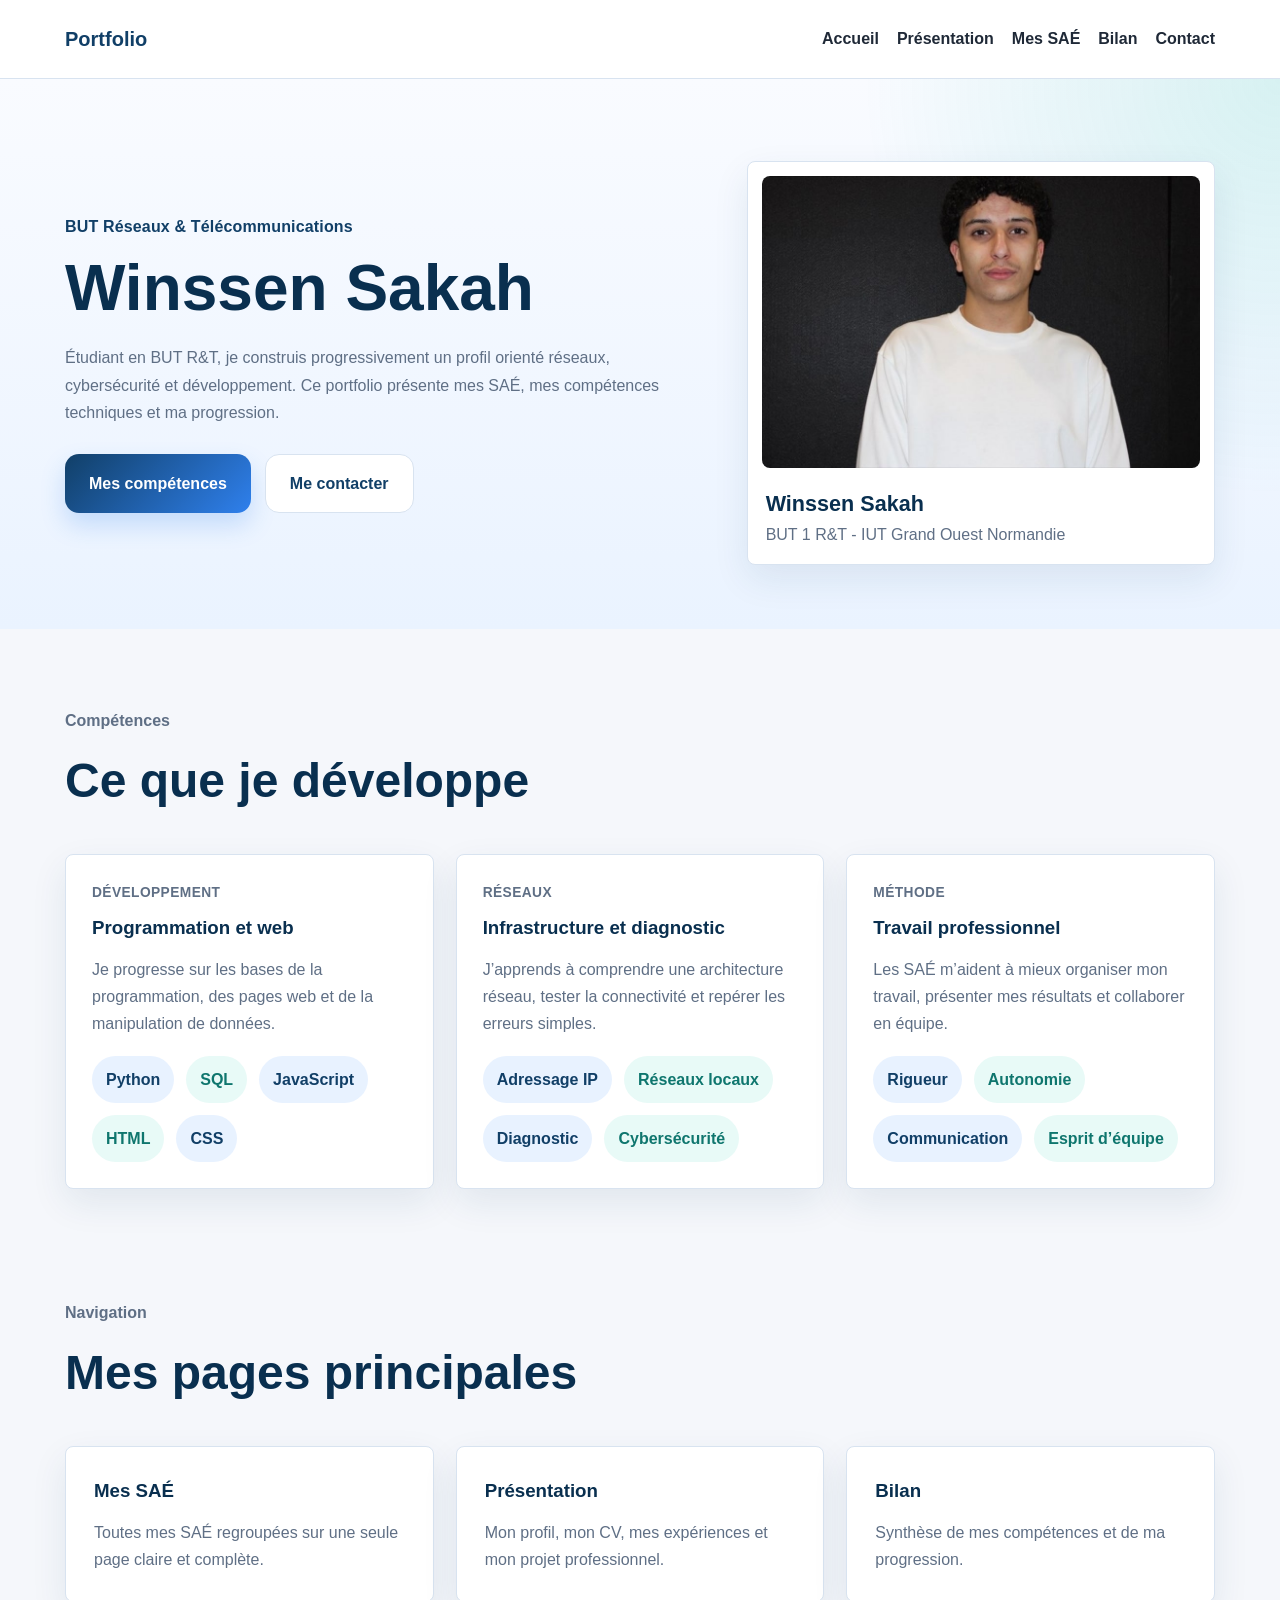
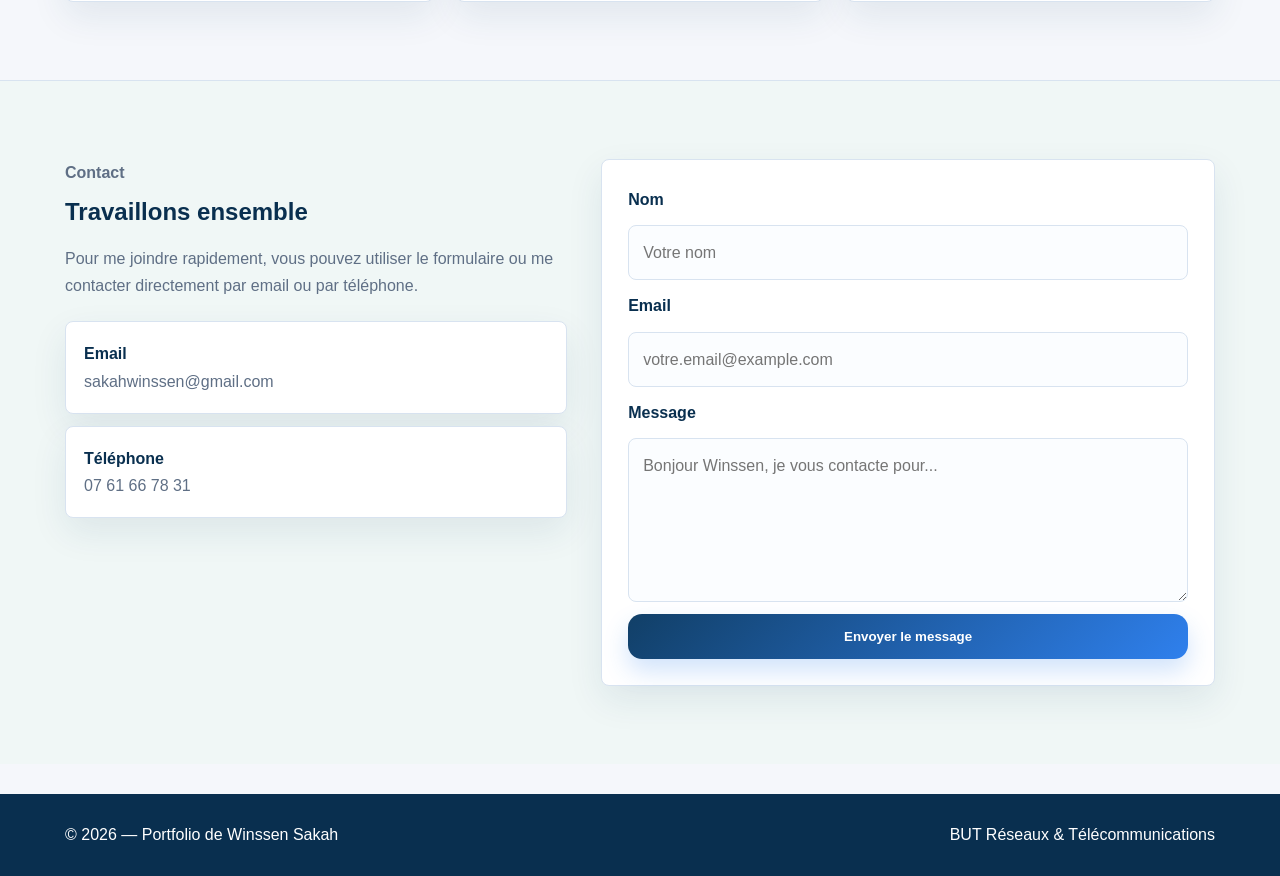
<file: index.html>
<!DOCTYPE html>
<html lang="fr">
<head>
  <meta charset="UTF-8">
  <meta name="viewport" content="width=device-width, initial-scale=1.0">
  <meta name="description" content="Portfolio de SAÉ de Winssen Sakah en BUT Réseaux &amp; Télécommunications">
  <title>Portfolio | Winssen Sakah</title>
  <link rel="stylesheet" href="style.css">
</head>
<body>

<header class="site-header">
  <div class="container nav-wrapper">
    <a href="index.html" class="brand">Portfolio</a>

    <nav class="nav-menu">
      <a href="index.html">Accueil</a>
      <a href="presentation.html">Présentation</a>
      <a href="sae.html">Mes SAÉ</a>
      <a href="bilan.html">Bilan</a>
      <a href="#contact">Contact</a>
    </nav>
  </div>
</header>


<main>
  <section class="hero">
    <div class="container hero-grid">
      <div class="hero-copy">
        <p class="kicker">BUT Réseaux &amp; Télécommunications</p>
        <h1>Winssen Sakah</h1>
        <p class="hero-text">
          Étudiant en BUT R&amp;T, je construis progressivement un profil orienté réseaux, cybersécurité
          et développement. Ce portfolio présente mes SAÉ, mes compétences techniques et ma progression.
        </p>
        <div class="hero-actions">
          <a href="#competences" class="btn btn-primary">Mes compétences</a>
          <a href="#contact" class="btn btn-secondary">Me contacter</a>
        </div>
      </div>

      <figure class="profile-card" aria-label="Photo de profil de Winssen Sakah">
        <img src="assets/photo-winssen.jpg" alt="Portrait de Winssen Sakah" class="profile-photo">
        <figcaption>
          <span class="profile-name">Winssen Sakah</span>
          <span class="profile-role">BUT 1 R&amp;T - IUT Grand Ouest Normandie</span>
        </figcaption>
      </figure>
    </div>
  </section>

  <section class="section compact-section" id="competences">
    <div class="container">
      <div class="section-title">
        <p class="section-subtitle">Compétences</p>
        <h2>Ce que je développe</h2>
      </div>

      <div class="skills-grid">
        <article class="skill-card">
          <p class="skill-eyebrow">Développement</p>
          <h3>Programmation et web</h3>
          <p>
            Je progresse sur les bases de la programmation, des pages web et de la manipulation de données.
          </p>
          <div class="tag-list compact-tags">
            <span>Python</span>
            <span>SQL</span>
            <span>JavaScript</span>
            <span>HTML</span>
            <span>CSS</span>
          </div>
        </article>

        <article class="skill-card">
          <p class="skill-eyebrow">Réseaux</p>
          <h3>Infrastructure et diagnostic</h3>
          <p>
            J’apprends à comprendre une architecture réseau, tester la connectivité et repérer les erreurs simples.
          </p>
          <div class="tag-list compact-tags">
            <span>Adressage IP</span>
            <span>Réseaux locaux</span>
            <span>Diagnostic</span>
            <span>Cybersécurité</span>
          </div>
        </article>

        <article class="skill-card">
          <p class="skill-eyebrow">Méthode</p>
          <h3>Travail professionnel</h3>
          <p>
            Les SAÉ m’aident à mieux organiser mon travail, présenter mes résultats et collaborer en équipe.
          </p>
          <div class="tag-list compact-tags">
            <span>Rigueur</span>
            <span>Autonomie</span>
            <span>Communication</span>
            <span>Esprit d’équipe</span>
          </div>
        </article>
      </div>
    </div>
  </section>

  <section class="section" id="pages">
    <div class="container">
      <div class="section-title">
        <p class="section-subtitle">Navigation</p>
        <h2>Mes pages principales</h2>
      </div>

      <div class="card-grid">
        <a href="sae.html" class="feature-card">
          <h3>Mes SAÉ</h3>
          <p>Toutes mes SAÉ regroupées sur une seule page claire et complète.</p>
        </a>

        <a href="presentation.html" class="feature-card">
          <h3>Présentation</h3>
          <p>Mon profil, mon CV, mes expériences et mon projet professionnel.</p>
        </a>

        <a href="bilan.html" class="feature-card">
          <h3>Bilan</h3>
          <p>Synthèse de mes compétences et de ma progression.</p>
        </a>
      </div>
    </div>
  </section>

  <section class="section contact-section" id="contact">
    <div class="container contact-layout">
      <div>
        <p class="section-subtitle">Contact</p>
        <h2>Travaillons ensemble</h2>
        <p class="contact-text">
          Pour me joindre rapidement, vous pouvez utiliser le formulaire ou me contacter directement par email
          ou par téléphone.
        </p>

        <div class="contact-links">
          <a href="mailto:sakahwinssen@gmail.com">
            <strong>Email</strong>
            <span>sakahwinssen@gmail.com</span>
          </a>
          <a href="tel:+33761667831">
            <strong>Téléphone</strong>
            <span>07 61 66 78 31</span>
          </a>
        </div>
      </div>

      <form class="contact-form" id="contact-form">
        <label for="name">Nom</label>
        <input id="name" name="name" type="text" placeholder="Votre nom">

        <label for="email">Email</label>
        <input id="email" name="email" type="email" placeholder="votre.email@example.com">

        <label for="message">Message</label>
        <textarea id="message" name="message" rows="5" placeholder="Bonjour Winssen, je vous contacte pour..." required></textarea>

        <button type="submit" class="btn btn-primary">Envoyer le message</button>
      </form>
    </div>
  </section>
</main>


<footer class="site-footer">
  <div class="container footer-wrapper">
    <p>© 2026 — Portfolio de Winssen Sakah</p>
    <p>BUT Réseaux &amp; Télécommunications</p>
  </div>
</footer>

<script>
  const contactForm = document.querySelector('#contact-form');

  contactForm.addEventListener('submit', (event) => {
    event.preventDefault();

    const formData = new FormData(contactForm);
    const name = formData.get('name') || 'Contact';
    const email = formData.get('email') || 'Non renseigné';
    const message = formData.get('message') || '';
    const subject = `Message depuis le portfolio - ${name}`;
    const body = `Nom : ${name}\nEmail : ${email}\n\nMessage :\n${message}`;

    window.location.href = `mailto:sakahwinssen@gmail.com?subject=${encodeURIComponent(subject)}&body=${encodeURIComponent(body)}`;
  });
</script>
</body>
</html>
</file>
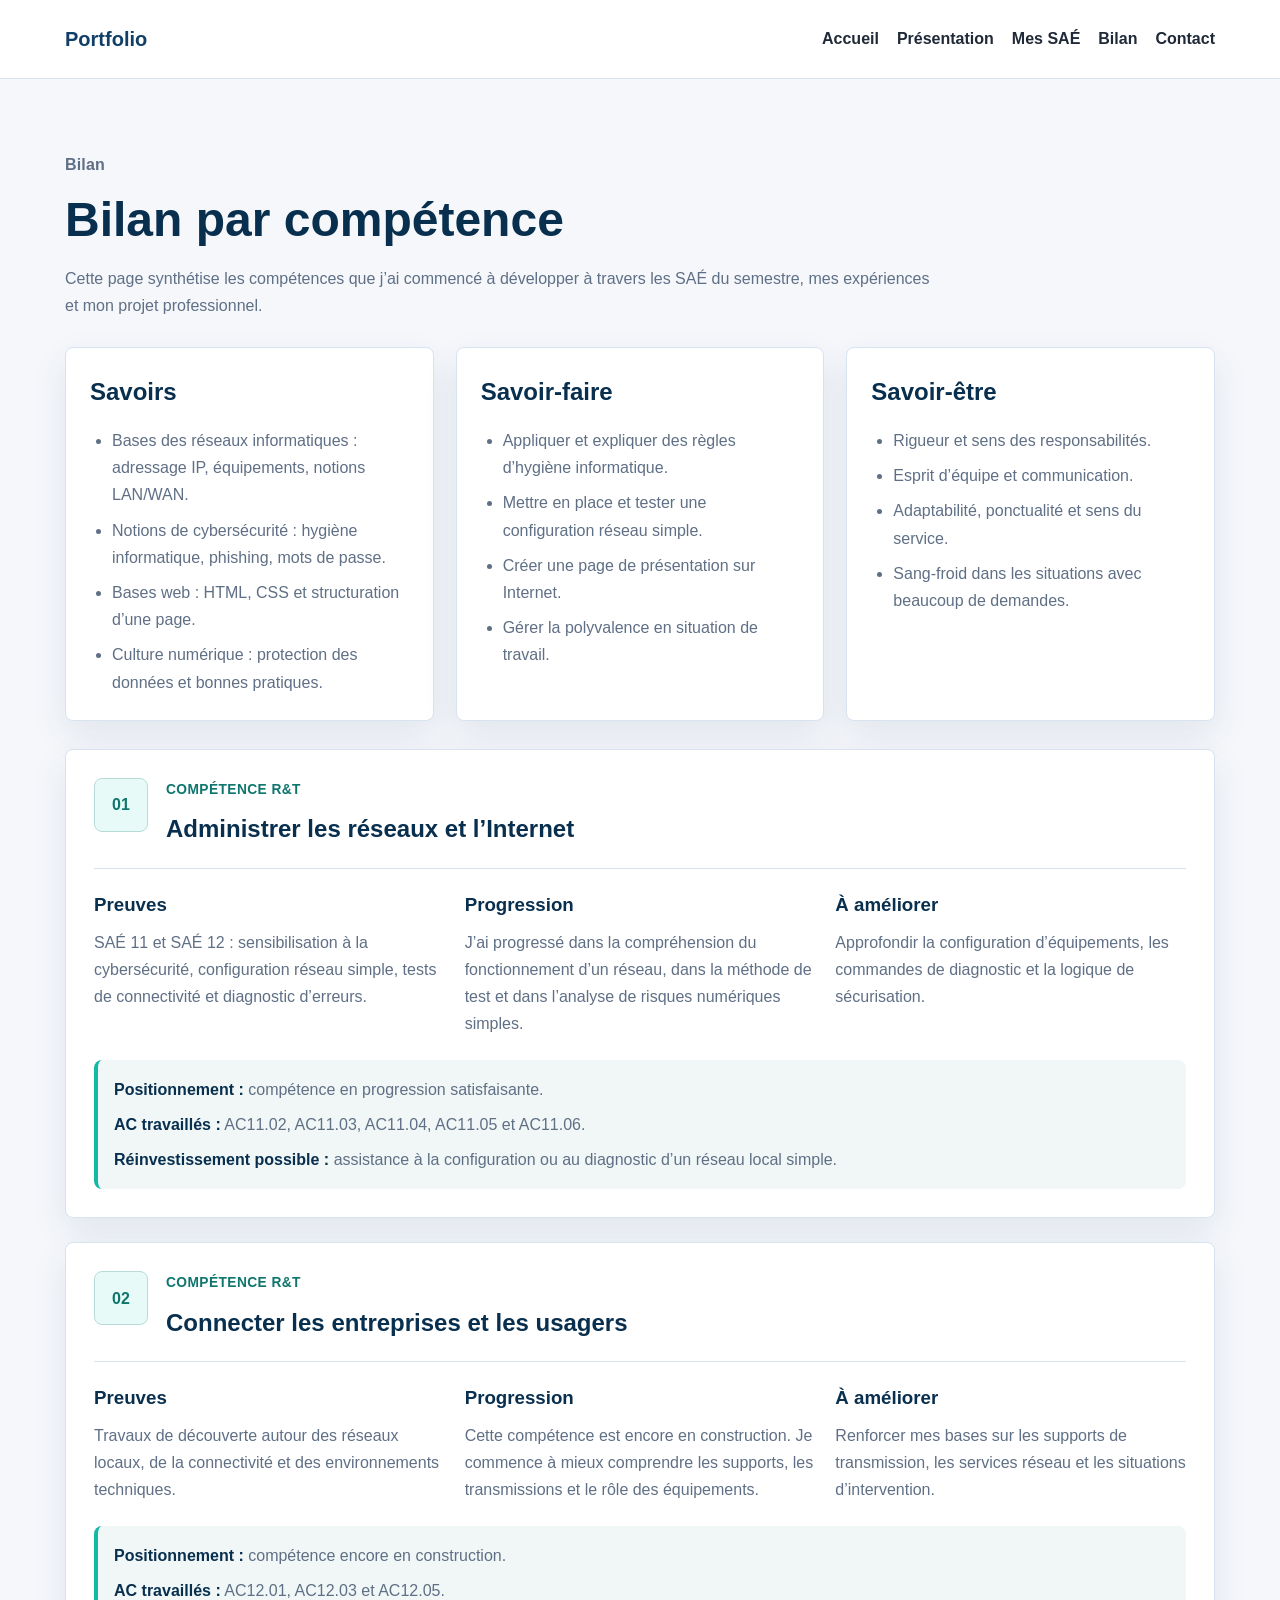
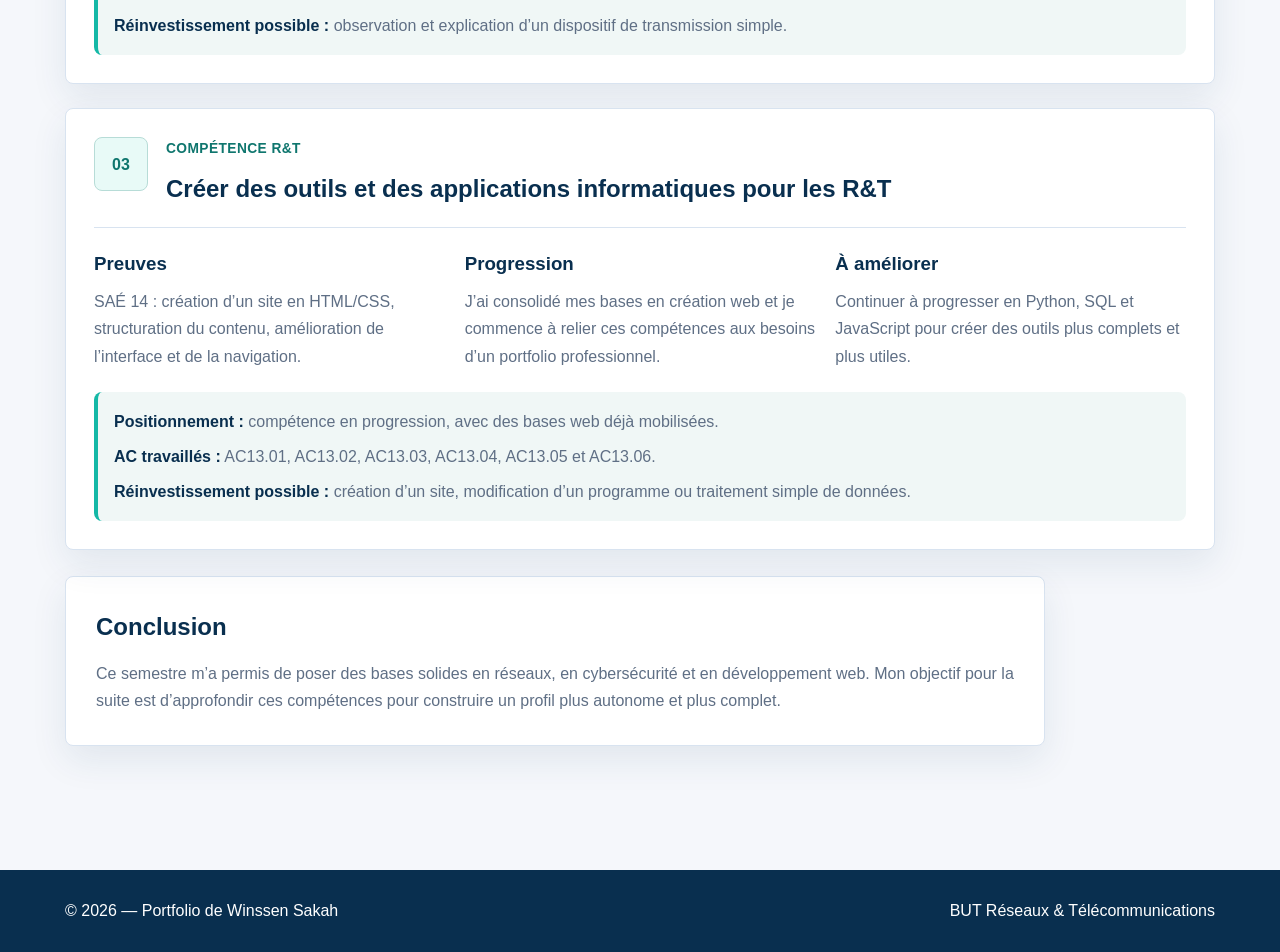
<file: bilan.html>
<!DOCTYPE html>
<html lang="fr">
<head>
  <meta charset="UTF-8">
  <meta name="viewport" content="width=device-width, initial-scale=1.0">
  <meta name="description" content="Bilan par compétence - Portfolio de Winssen Sakah">
  <title>Bilan | Winssen Sakah</title>
  <link rel="stylesheet" href="style.css">
</head>
<body>

<header class="site-header">
  <div class="container nav-wrapper">
    <a href="index.html" class="brand">Portfolio</a>

    <nav class="nav-menu">
      <a href="index.html">Accueil</a>
      <a href="presentation.html">Présentation</a>
      <a href="sae.html">Mes SAÉ</a>
      <a href="bilan.html">Bilan</a>
      <a href="index.html#contact">Contact</a>
    </nav>
  </div>
</header>


<main class="page-main">
  <div class="container">
    <section class="page-intro narrow">
      <p class="kicker">Bilan</p>
      <h1>Bilan par compétence</h1>
      <p>
        Cette page synthétise les compétences que j’ai commencé à développer à travers les SAÉ du semestre,
        mes expériences et mon projet professionnel.
      </p>
    </section>

    <section class="competency-overview">
      <article>
        <h2>Savoirs</h2>
        <ul class="styled-list">
          <li>Bases des réseaux informatiques : adressage IP, équipements, notions LAN/WAN.</li>
          <li>Notions de cybersécurité : hygiène informatique, phishing, mots de passe.</li>
          <li>Bases web : HTML, CSS et structuration d’une page.</li>
          <li>Culture numérique : protection des données et bonnes pratiques.</li>
        </ul>
      </article>

      <article>
        <h2>Savoir-faire</h2>
        <ul class="styled-list">
          <li>Appliquer et expliquer des règles d’hygiène informatique.</li>
          <li>Mettre en place et tester une configuration réseau simple.</li>
          <li>Créer une page de présentation sur Internet.</li>
          <li>Gérer la polyvalence en situation de travail.</li>
        </ul>
      </article>

      <article>
        <h2>Savoir-être</h2>
        <ul class="styled-list">
          <li>Rigueur et sens des responsabilités.</li>
          <li>Esprit d’équipe et communication.</li>
          <li>Adaptabilité, ponctualité et sens du service.</li>
          <li>Sang-froid dans les situations avec beaucoup de demandes.</li>
        </ul>
      </article>
    </section>

    <section class="competency-list">
      <article class="competency-block">
        <div class="competency-header">
          <span class="competency-number">01</span>
          <div>
            <p class="skill-eyebrow">Compétence R&amp;T</p>
            <h2>Administrer les réseaux et l’Internet</h2>
          </div>
        </div>
        <div class="competency-body">
          <div>
            <h3>Preuves</h3>
            <p>
              SAÉ 11 et SAÉ 12 : sensibilisation à la cybersécurité, configuration réseau simple,
              tests de connectivité et diagnostic d’erreurs.
            </p>
          </div>
          <div>
            <h3>Progression</h3>
            <p>
              J’ai progressé dans la compréhension du fonctionnement d’un réseau, dans la méthode de test
              et dans l’analyse de risques numériques simples.
            </p>
          </div>
          <div>
            <h3>À améliorer</h3>
            <p>
              Approfondir la configuration d’équipements, les commandes de diagnostic et la logique de sécurisation.
            </p>
          </div>
        </div>
        <div class="competency-status">
          <p><strong>Positionnement :</strong> compétence en progression satisfaisante.</p>
          <p><strong>AC travaillés :</strong> AC11.02, AC11.03, AC11.04, AC11.05 et AC11.06.</p>
          <p><strong>Réinvestissement possible :</strong> assistance à la configuration ou au diagnostic d’un réseau local simple.</p>
        </div>
      </article>

      <article class="competency-block">
        <div class="competency-header">
          <span class="competency-number">02</span>
          <div>
            <p class="skill-eyebrow">Compétence R&amp;T</p>
            <h2>Connecter les entreprises et les usagers</h2>
          </div>
        </div>
        <div class="competency-body">
          <div>
            <h3>Preuves</h3>
            <p>
              Travaux de découverte autour des réseaux locaux, de la connectivité et des environnements techniques.
            </p>
          </div>
          <div>
            <h3>Progression</h3>
            <p>
              Cette compétence est encore en construction. Je commence à mieux comprendre les supports,
              les transmissions et le rôle des équipements.
            </p>
          </div>
          <div>
            <h3>À améliorer</h3>
            <p>
              Renforcer mes bases sur les supports de transmission, les services réseau et les situations d’intervention.
            </p>
          </div>
        </div>
        <div class="competency-status">
          <p><strong>Positionnement :</strong> compétence encore en construction.</p>
          <p><strong>AC travaillés :</strong> AC12.01, AC12.03 et AC12.05.</p>
          <p><strong>Réinvestissement possible :</strong> observation et explication d’un dispositif de transmission simple.</p>
        </div>
      </article>

      <article class="competency-block">
        <div class="competency-header">
          <span class="competency-number">03</span>
          <div>
            <p class="skill-eyebrow">Compétence R&amp;T</p>
            <h2>Créer des outils et des applications informatiques pour les R&amp;T</h2>
          </div>
        </div>
        <div class="competency-body">
          <div>
            <h3>Preuves</h3>
            <p>
              SAÉ 14 : création d’un site en HTML/CSS, structuration du contenu, amélioration de l’interface
              et de la navigation.
            </p>
          </div>
          <div>
            <h3>Progression</h3>
            <p>
              J’ai consolidé mes bases en création web et je commence à relier ces compétences aux besoins
              d’un portfolio professionnel.
            </p>
          </div>
          <div>
            <h3>À améliorer</h3>
            <p>
              Continuer à progresser en Python, SQL et JavaScript pour créer des outils plus complets et plus utiles.
            </p>
          </div>
        </div>
        <div class="competency-status">
          <p><strong>Positionnement :</strong> compétence en progression, avec des bases web déjà mobilisées.</p>
          <p><strong>AC travaillés :</strong> AC13.01, AC13.02, AC13.03, AC13.04, AC13.05 et AC13.06.</p>
          <p><strong>Réinvestissement possible :</strong> création d’un site, modification d’un programme ou traitement simple de données.</p>
        </div>
      </article>
    </section>

    <section class="content-card wide-card">
      <h2>Conclusion</h2>
      <p>
        Ce semestre m’a permis de poser des bases solides en réseaux, en cybersécurité et en développement web.
        Mon objectif pour la suite est d’approfondir ces compétences pour construire un profil plus autonome et plus complet.
      </p>
    </section>
  </div>
</main>


<footer class="site-footer">
  <div class="container footer-wrapper">
    <p>© 2026 — Portfolio de Winssen Sakah</p>
    <p>BUT Réseaux &amp; Télécommunications</p>
  </div>
</footer>

</body>
</html>
</file>
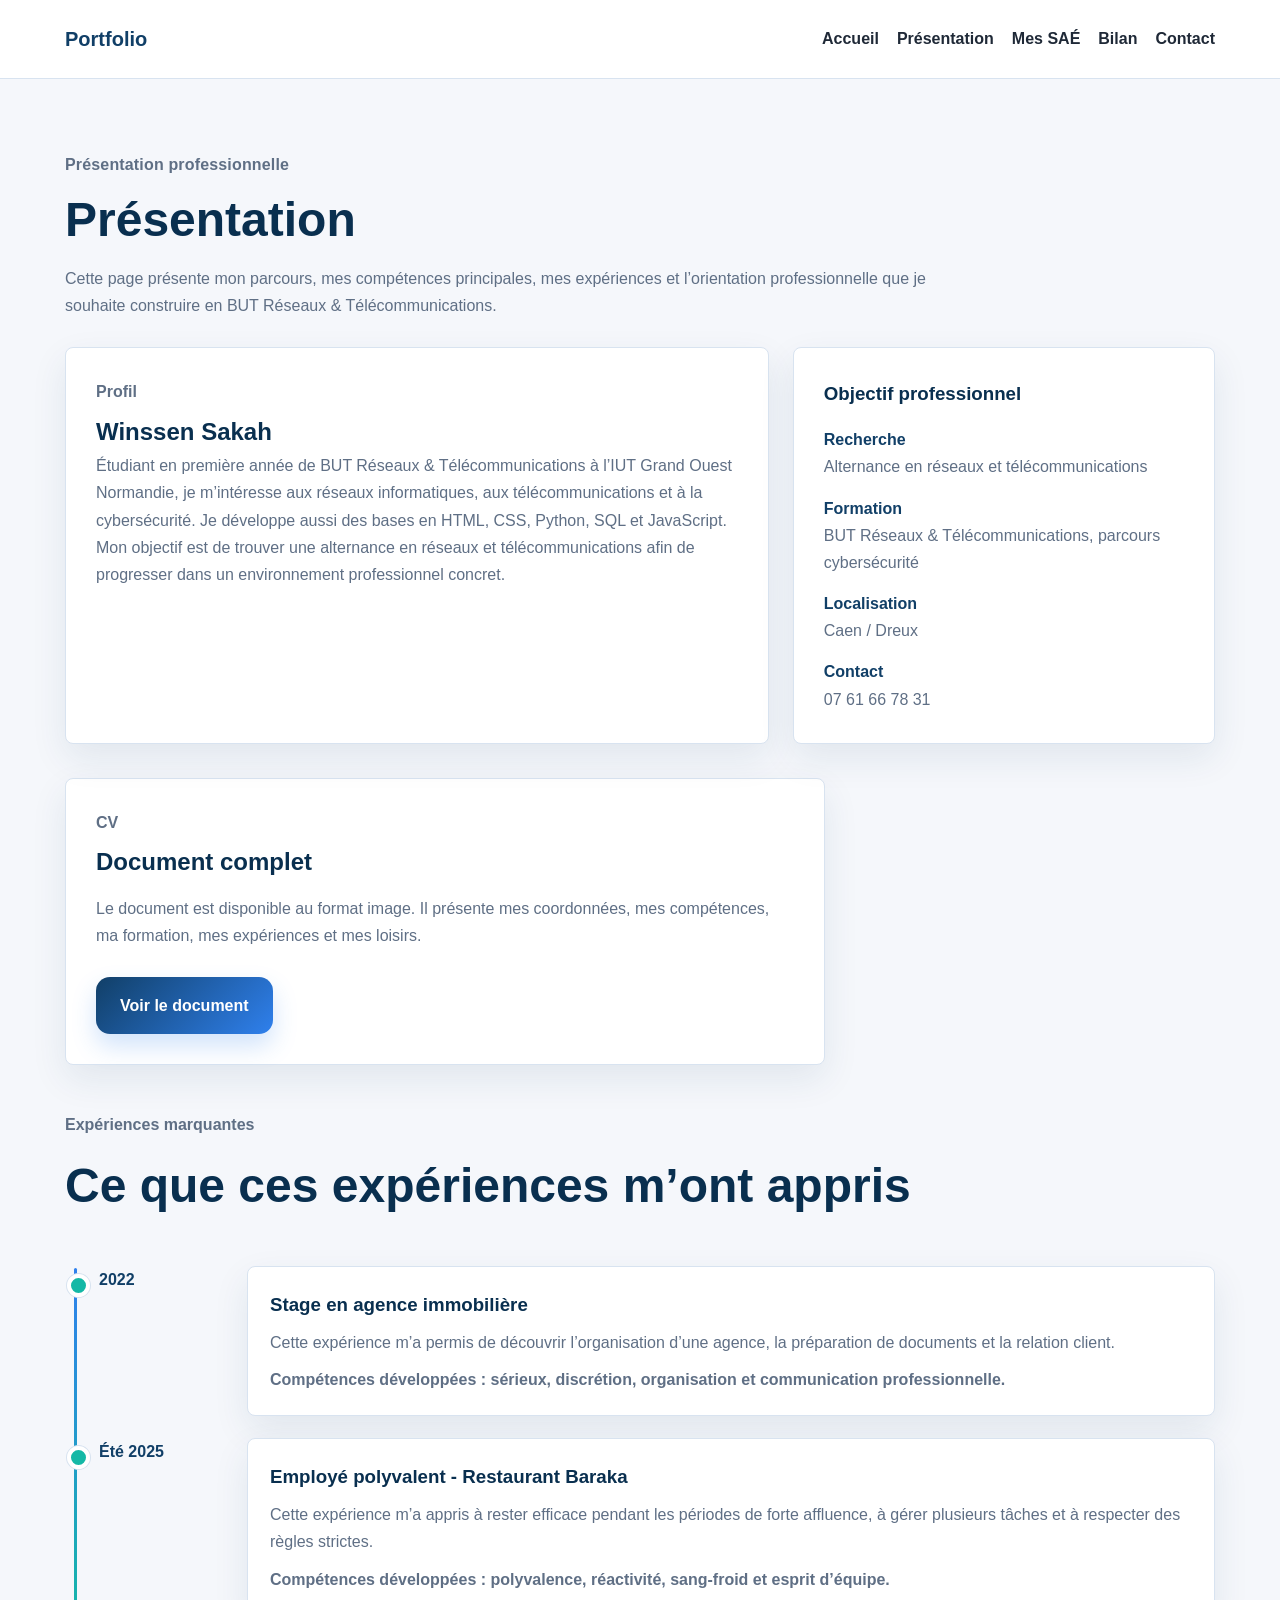
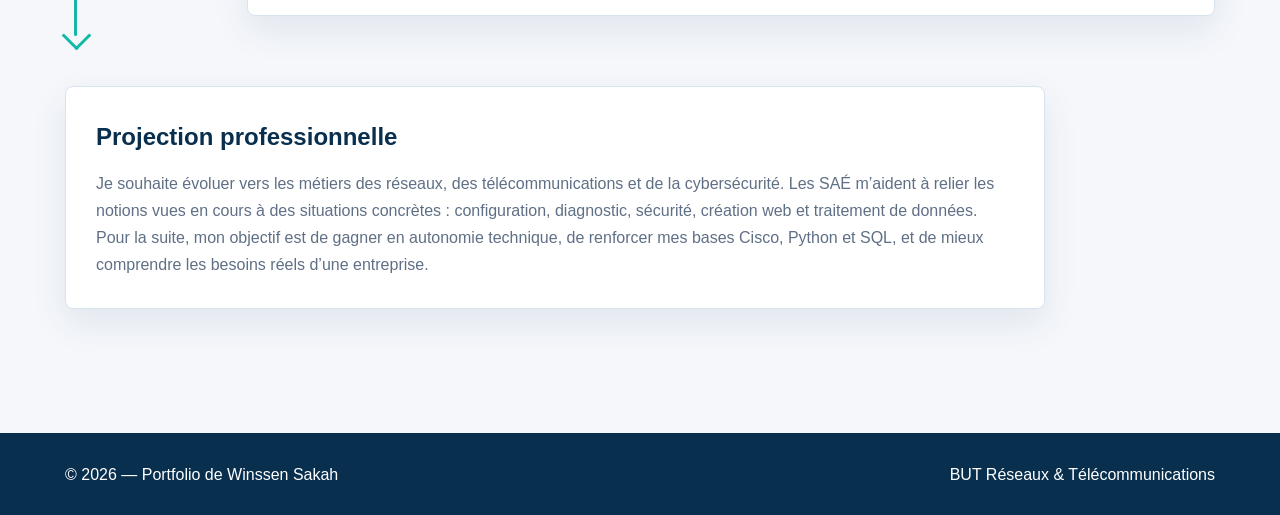
<file: presentation.html>
<!DOCTYPE html>
<html lang="fr">
<head>
  <meta charset="UTF-8">
  <meta name="viewport" content="width=device-width, initial-scale=1.0">
  <meta name="description" content="Présentation professionnelle, CV et projet de Winssen Sakah">
  <title>Présentation | Winssen Sakah</title>
  <link rel="stylesheet" href="style.css">
</head>
<body>

<header class="site-header">
  <div class="container nav-wrapper">
    <a href="index.html" class="brand">Portfolio</a>

    <nav class="nav-menu">
      <a href="index.html">Accueil</a>
      <a href="presentation.html">Présentation</a>
      <a href="sae.html">Mes SAÉ</a>
      <a href="bilan.html">Bilan</a>
      <a href="index.html#contact">Contact</a>
    </nav>
  </div>
</header>


<main class="page-main">
  <div class="container">
    <section class="page-intro narrow">
      <p class="kicker">Présentation professionnelle</p>
      <h1>Présentation</h1>
      <p>
        Cette page présente mon parcours, mes compétences principales, mes expériences
        et l’orientation professionnelle que je souhaite construire en BUT Réseaux &amp; Télécommunications.
      </p>
    </section>

    <section class="cv-hero">
      <div>
        <p class="section-subtitle">Profil</p>
        <h2>Winssen Sakah</h2>
        <p>
          Étudiant en première année de BUT Réseaux &amp; Télécommunications à l’IUT Grand Ouest Normandie,
          je m’intéresse aux réseaux informatiques, aux télécommunications et à la cybersécurité.
          Je développe aussi des bases en HTML, CSS, Python, SQL et JavaScript.
        </p>
        <p>
          Mon objectif est de trouver une alternance en réseaux et télécommunications afin de progresser
          dans un environnement professionnel concret.
        </p>
      </div>

      <aside class="cv-card" aria-label="Informations rapides du CV">
        <h3>Objectif professionnel</h3>
        <dl>
          <div>
            <dt>Recherche</dt>
            <dd>Alternance en réseaux et télécommunications</dd>
          </div>
          <div>
            <dt>Formation</dt>
            <dd>BUT Réseaux &amp; Télécommunications, parcours cybersécurité</dd>
          </div>
          <div>
            <dt>Localisation</dt>
            <dd>Caen / Dreux</dd>
          </div>
          <div>
            <dt>Contact</dt>
            <dd>07 61 66 78 31</dd>
          </div>
        </dl>
      </aside>
    </section>

    <section class="cv-download-card" id="cv">
      <div>
        <p class="section-subtitle">CV</p>
        <h2>Document complet</h2>
        <p>
          Le document est disponible au format image. Il présente mes coordonnées,
          mes compétences, ma formation, mes expériences et mes loisirs.
        </p>
        <div class="hero-actions">
          <a href="assets/cv-winssen-sakah.png" class="btn btn-primary" target="_blank" rel="noopener">Voir le document</a>
        </div>
      </div>

    </section>

    <section class="timeline-section">
      <div class="section-title">
        <p class="section-subtitle">Expériences marquantes</p>
        <h2>Ce que ces expériences m’ont appris</h2>
      </div>

      <div class="timeline-arrow" aria-label="Timeline des expériences">
        <article class="timeline-item">
          <span class="timeline-date">2022</span>
          <div class="timeline-card">
            <h3>Stage en agence immobilière</h3>
            <p>
              Cette expérience m’a permis de découvrir l’organisation d’une agence,
              la préparation de documents et la relation client.
            </p>
            <p class="timeline-skills">Compétences développées : sérieux, discrétion, organisation et communication professionnelle.</p>
          </div>
        </article>

        <article class="timeline-item">
          <span class="timeline-date">Été 2025</span>
          <div class="timeline-card">
            <h3>Employé polyvalent - Restaurant Baraka</h3>
            <p>
              Cette expérience m’a appris à rester efficace pendant les périodes de forte affluence,
              à gérer plusieurs tâches et à respecter des règles strictes.
            </p>
            <p class="timeline-skills">Compétences développées : polyvalence, réactivité, sang-froid et esprit d’équipe.</p>
          </div>
        </article>
      </div>
    </section>

    <section class="content-card wide-card">
      <h2>Projection professionnelle</h2>
      <p>
        Je souhaite évoluer vers les métiers des réseaux, des télécommunications et de la cybersécurité.
        Les SAÉ m’aident à relier les notions vues en cours à des situations concrètes : configuration,
        diagnostic, sécurité, création web et traitement de données.
      </p>
      <p>
        Pour la suite, mon objectif est de gagner en autonomie technique, de renforcer mes bases Cisco,
        Python et SQL, et de mieux comprendre les besoins réels d’une entreprise.
      </p>
    </section>
  </div>
</main>


<footer class="site-footer">
  <div class="container footer-wrapper">
    <p>© 2026 — Portfolio de Winssen Sakah</p>
    <p>BUT Réseaux &amp; Télécommunications</p>
  </div>
</footer>

</body>
</html>
</file>
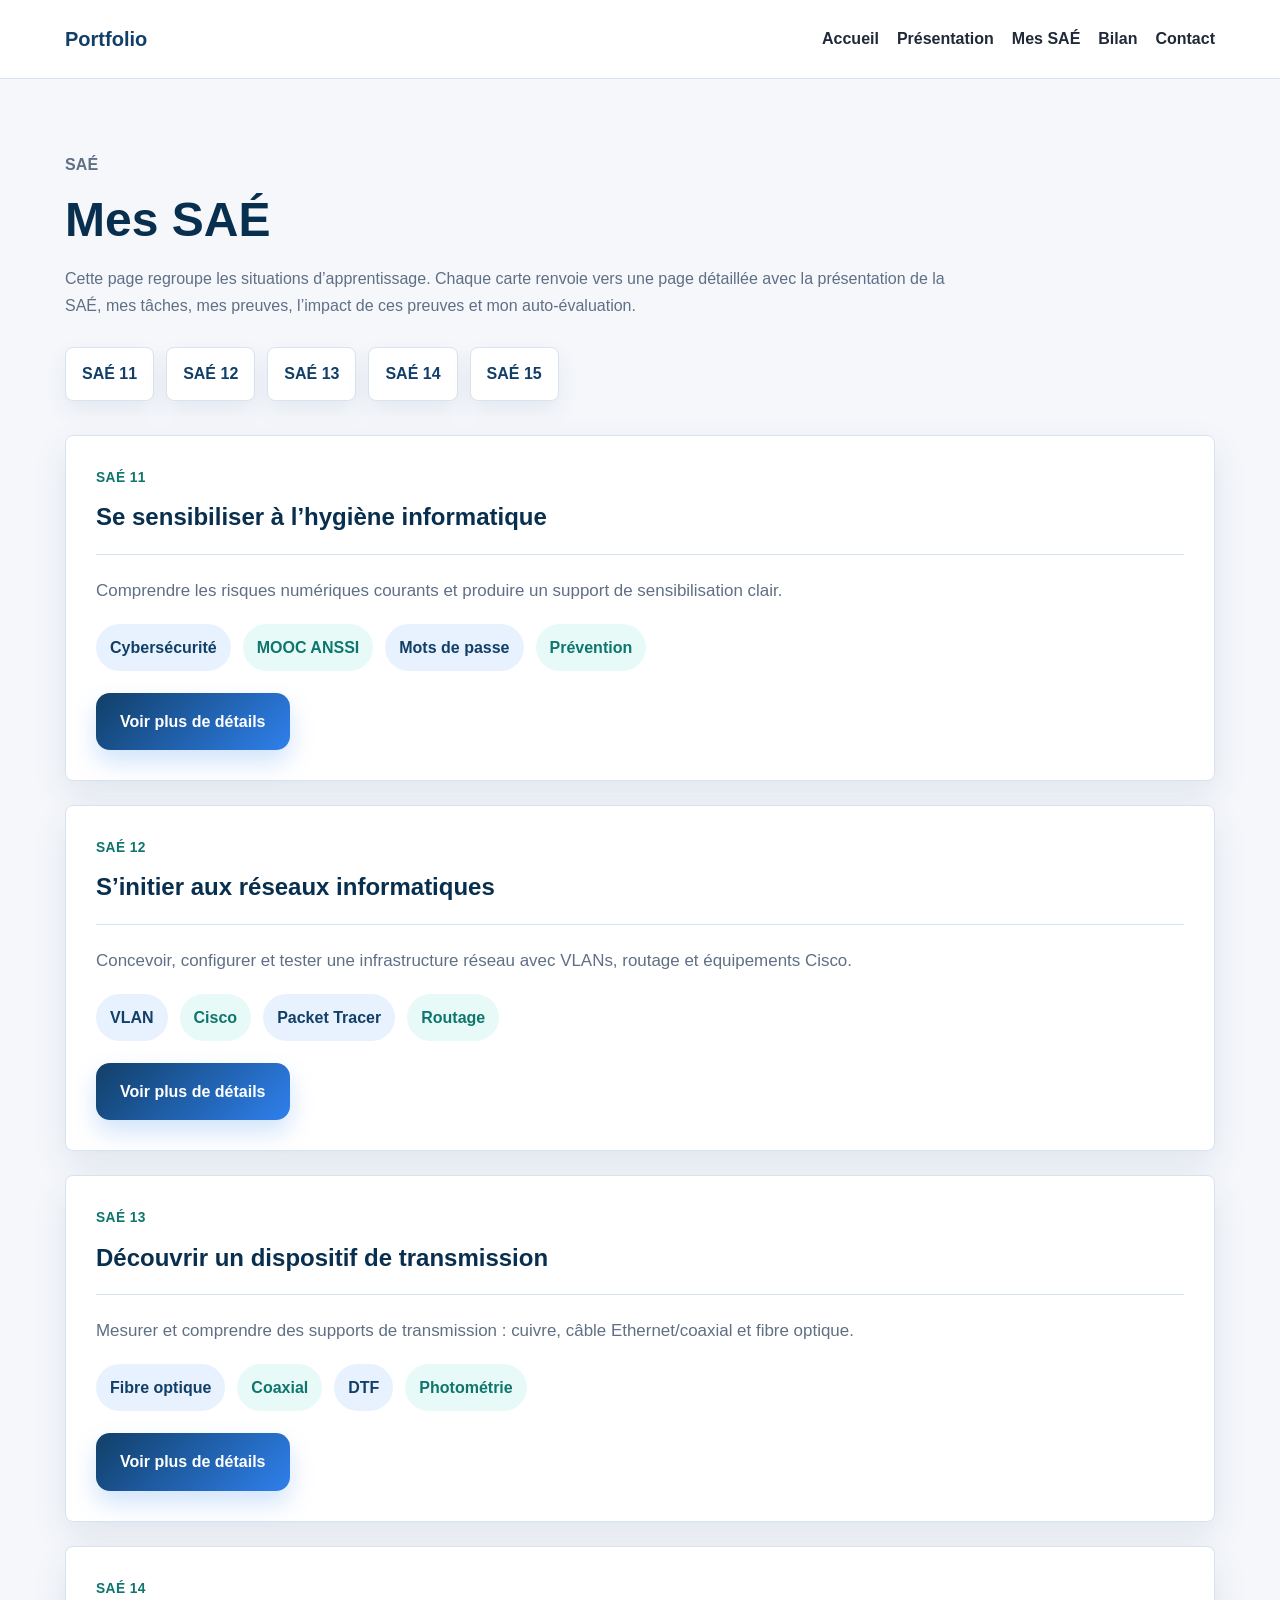
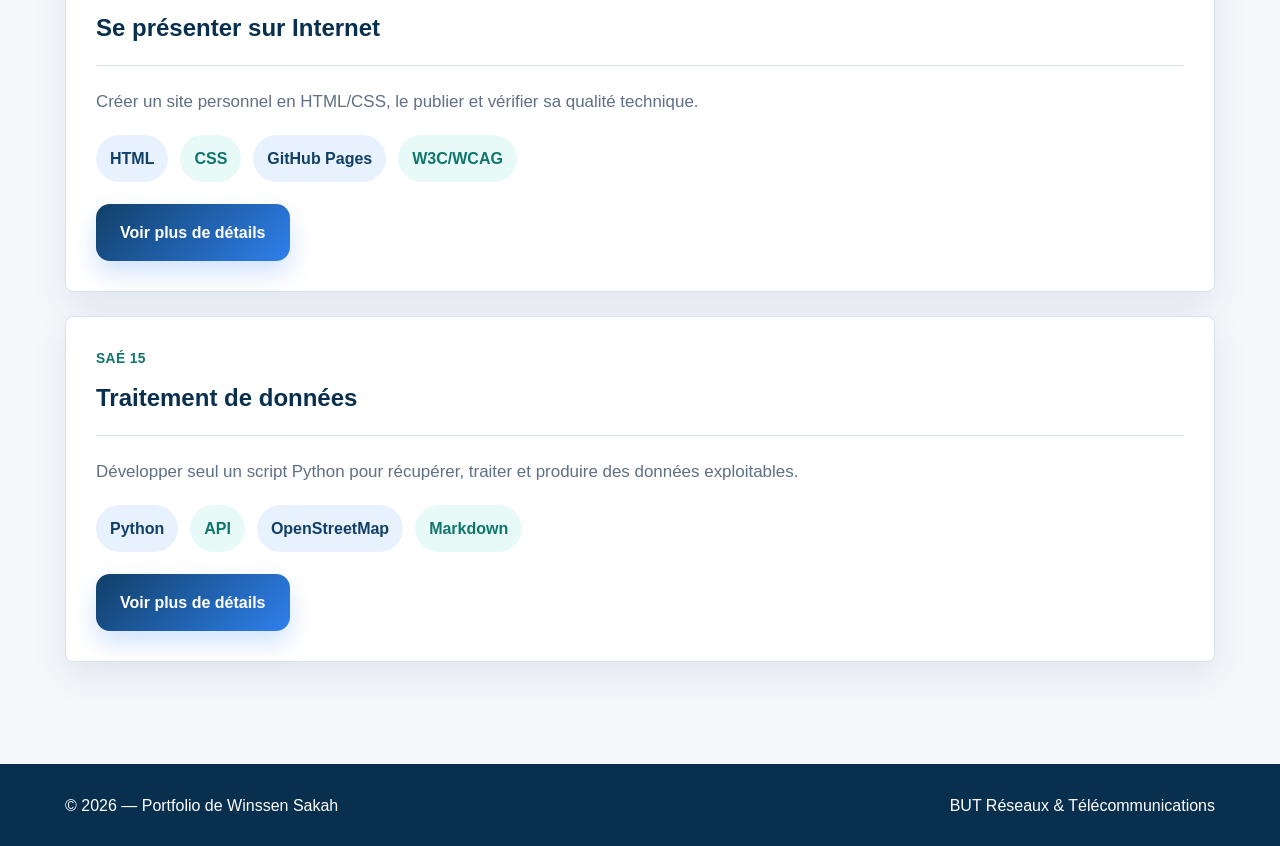
<file: sae.html>
<!DOCTYPE html>
<html lang="fr">
<head>
  <meta charset="UTF-8">
  <meta name="viewport" content="width=device-width, initial-scale=1.0">
  <meta name="description" content="Toutes les SAÉ de Winssen Sakah regroupées sur une seule page">
  <title>Mes SAÉ | Winssen Sakah</title>
  <link rel="stylesheet" href="style.css">
</head>
<body>

<header class="site-header">
  <div class="container nav-wrapper">
    <a href="index.html" class="brand">Portfolio</a>

    <nav class="nav-menu">
      <a href="index.html">Accueil</a>
      <a href="presentation.html">Présentation</a>
      <a href="sae.html">Mes SAÉ</a>
      <a href="bilan.html">Bilan</a>
      <a href="index.html#contact">Contact</a>
    </nav>
  </div>
</header>

<main class="page-main">
  <div class="container">
    <section class="page-intro narrow">
      <p class="kicker">SAÉ</p>
      <h1>Mes SAÉ</h1>
      <p>
        Cette page regroupe les situations d’apprentissage. Chaque carte renvoie vers une page détaillée
        avec la présentation de la SAÉ, mes tâches, mes preuves, l’impact de ces preuves et mon auto-évaluation.
      </p>
    </section>

    <nav class="sae-summary" aria-label="Navigation des SAÉ">
      <a href="#sae11">SAÉ 11</a>
      <a href="#sae12">SAÉ 12</a>
      <a href="#sae13">SAÉ 13</a>
      <a href="#sae14">SAÉ 14</a>
      <a href="#sae15">SAÉ 15</a>
    </nav>

    <section class="sae-stack">
      <article class="sae-detail" id="sae11">
        <div class="sae-heading">
          <p class="skill-eyebrow">SAÉ 11</p>
          <h2>Se sensibiliser à l’hygiène informatique</h2>
        </div>
        <p class="sae-essential">
          Comprendre les risques numériques courants et produire un support de sensibilisation clair.
        </p>
        <div class="tag-list compact-tags">
          <span>Cybersécurité</span><span>MOOC ANSSI</span><span>Mots de passe</span><span>Prévention</span>
        </div>
        <a href="sae11.html" class="btn btn-primary sae-detail-link">Voir plus de détails</a>
      </article>

      <article class="sae-detail" id="sae12">
        <div class="sae-heading">
          <p class="skill-eyebrow">SAÉ 12</p>
          <h2>S’initier aux réseaux informatiques</h2>
        </div>
        <p class="sae-essential">
          Concevoir, configurer et tester une infrastructure réseau avec VLANs, routage et équipements Cisco.
        </p>
        <div class="tag-list compact-tags">
          <span>VLAN</span><span>Cisco</span><span>Packet Tracer</span><span>Routage</span>
        </div>
        <a href="sae12.html" class="btn btn-primary sae-detail-link">Voir plus de détails</a>
      </article>

      <article class="sae-detail" id="sae13">
        <div class="sae-heading">
          <p class="skill-eyebrow">SAÉ 13</p>
          <h2>Découvrir un dispositif de transmission</h2>
        </div>
        <p class="sae-essential">
          Mesurer et comprendre des supports de transmission : cuivre, câble Ethernet/coaxial et fibre optique.
        </p>
        <div class="tag-list compact-tags">
          <span>Fibre optique</span><span>Coaxial</span><span>DTF</span><span>Photométrie</span>
        </div>
        <a href="sae13.html" class="btn btn-primary sae-detail-link">Voir plus de détails</a>
      </article>

      <article class="sae-detail" id="sae14">
        <div class="sae-heading">
          <p class="skill-eyebrow">SAÉ 14</p>
          <h2>Se présenter sur Internet</h2>
        </div>
        <p class="sae-essential">
          Créer un site personnel en HTML/CSS, le publier et vérifier sa qualité technique.
        </p>
        <div class="tag-list compact-tags">
          <span>HTML</span><span>CSS</span><span>GitHub Pages</span><span>W3C/WCAG</span>
        </div>
        <a href="sae14.html" class="btn btn-primary sae-detail-link">Voir plus de détails</a>
      </article>

      <article class="sae-detail" id="sae15">
        <div class="sae-heading">
          <p class="skill-eyebrow">SAÉ 15</p>
          <h2>Traitement de données</h2>
        </div>
        <p class="sae-essential">
          Développer seul un script Python pour récupérer, traiter et produire des données exploitables.
        </p>
        <div class="tag-list compact-tags">
          <span>Python</span><span>API</span><span>OpenStreetMap</span><span>Markdown</span>
        </div>
        <a href="sae15.html" class="btn btn-primary sae-detail-link">Voir plus de détails</a>
      </article>
    </section>
  </div>
</main>

<footer class="site-footer">
  <div class="container footer-wrapper">
    <p>© 2026 — Portfolio de Winssen Sakah</p>
    <p>BUT Réseaux &amp; Télécommunications</p>
  </div>
</footer>

</body>
</html>
</file>
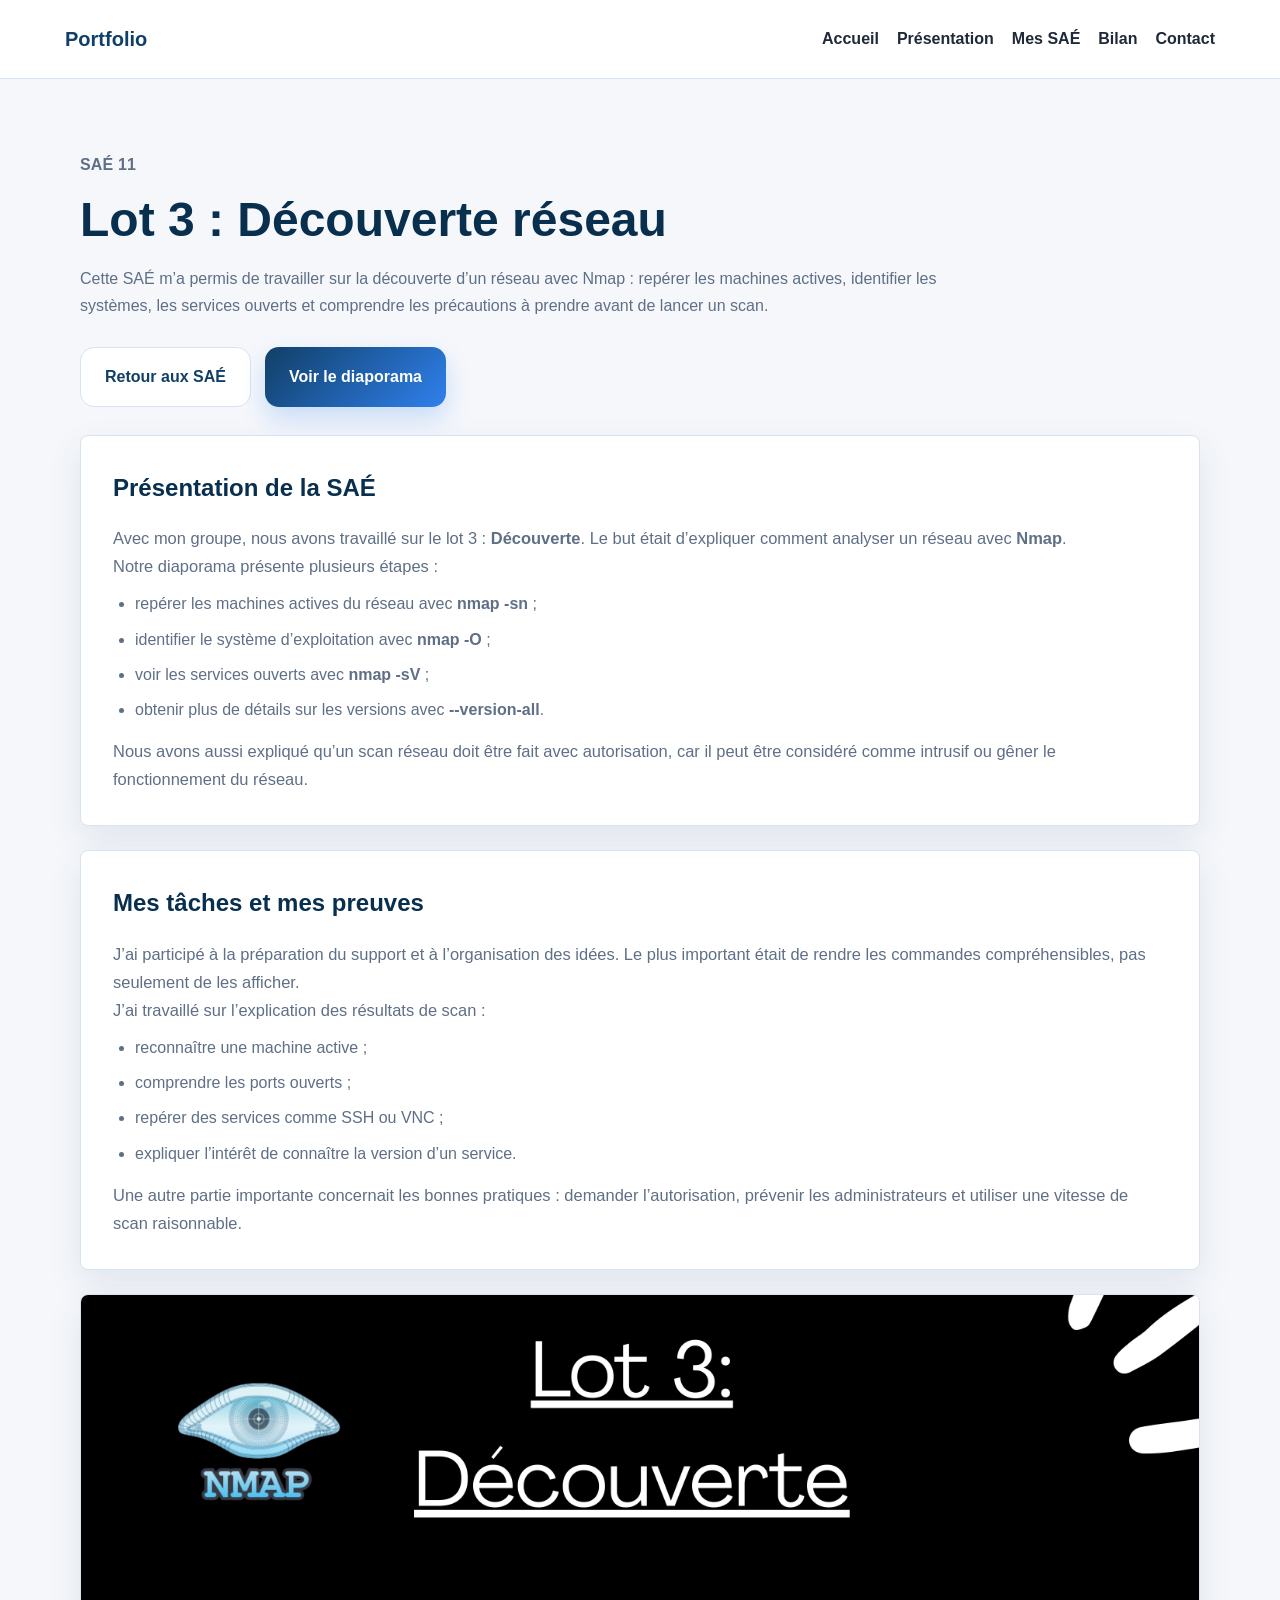
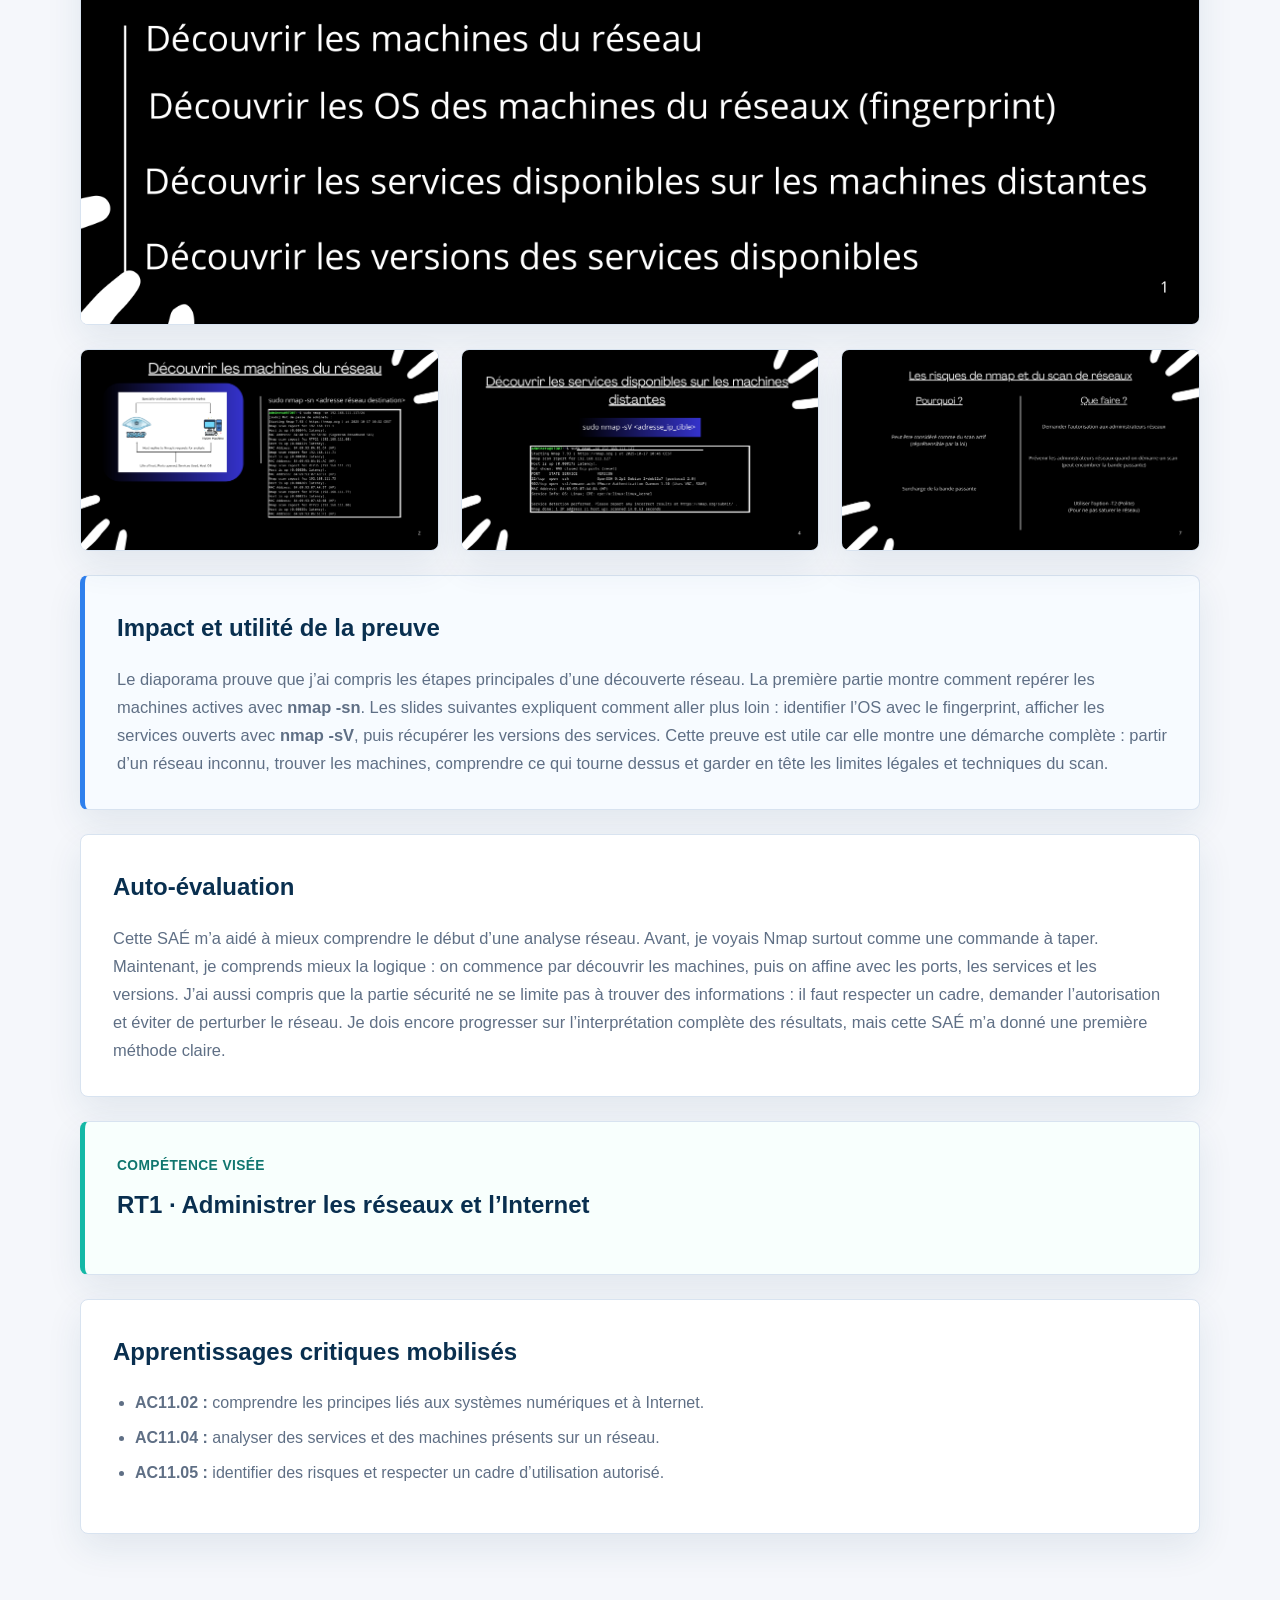
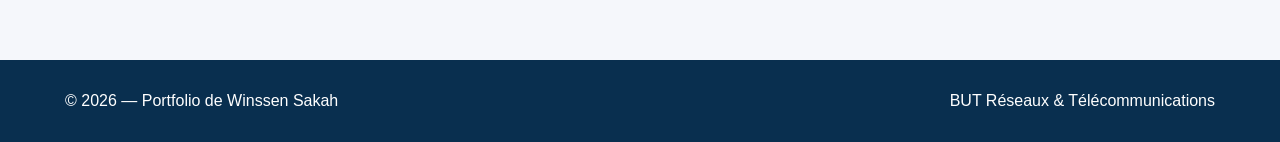
<file: sae11.html>
<!DOCTYPE html>
<html lang="fr">
<head>
  <meta charset="UTF-8">
  <meta name="viewport" content="width=device-width, initial-scale=1.0">
  <meta name="description" content="SAÉ 11 - Lot 3 Découverte avec Nmap">
  <title>SAÉ 11 | Winssen Sakah</title>
  <link rel="stylesheet" href="style.css">
</head>
<body>

<header class="site-header">
  <div class="container nav-wrapper">
    <a href="index.html" class="brand">Portfolio</a>

    <nav class="nav-menu">
      <a href="index.html">Accueil</a>
      <a href="presentation.html">Présentation</a>
      <a href="sae.html">Mes SAÉ</a>
      <a href="bilan.html">Bilan</a>
      <a href="index.html#contact">Contact</a>
    </nav>
  </div>
</header>

<main class="page-main">
  <div class="container sae-page-layout">
    <section class="page-intro narrow">
      <p class="kicker">SAÉ 11</p>
      <h1>Lot 3 : Découverte réseau</h1>
      <p>
        Cette SAÉ m’a permis de travailler sur la découverte d’un réseau avec Nmap :
        repérer les machines actives, identifier les systèmes, les services ouverts et comprendre
        les précautions à prendre avant de lancer un scan.
      </p>
      <div class="hero-actions">
        <a href="sae.html#sae11" class="btn btn-secondary">Retour aux SAÉ</a>
        <a href="assets/sae11-lot3-decouverte.pdf" class="btn btn-primary" target="_blank" rel="noopener">
          Voir le diaporama
        </a>
      </div>
    </section>

    <section class="portfolio-section">
      <h2>Présentation de la SAÉ</h2>
      <p>
        Avec mon groupe, nous avons travaillé sur le lot 3 : <strong>Découverte</strong>.
        Le but était d’expliquer comment analyser un réseau avec <strong>Nmap</strong>.
      </p>

      <p>
        Notre diaporama présente plusieurs étapes :
      </p>

      <ul class="styled-list">
        <li>repérer les machines actives du réseau avec <strong>nmap -sn</strong> ;</li>
        <li>identifier le système d’exploitation avec <strong>nmap -O</strong> ;</li>
        <li>voir les services ouverts avec <strong>nmap -sV</strong> ;</li>
        <li>obtenir plus de détails sur les versions avec <strong>--version-all</strong>.</li>
      </ul>

      <p>
        Nous avons aussi expliqué qu’un scan réseau doit être fait avec autorisation,
        car il peut être considéré comme intrusif ou gêner le fonctionnement du réseau.
      </p>
    </section>

    <section class="portfolio-section">
      <h2>Mes tâches et mes preuves</h2>
      <p>
        J’ai participé à la préparation du support et à l’organisation des idées.
        Le plus important était de rendre les commandes compréhensibles, pas seulement de les afficher.
      </p>

      <p>
        J’ai travaillé sur l’explication des résultats de scan :
      </p>

      <ul class="styled-list">
        <li>reconnaître une machine active ;</li>
        <li>comprendre les ports ouverts ;</li>
        <li>repérer des services comme SSH ou VNC ;</li>
        <li>expliquer l’intérêt de connaître la version d’un service.</li>
      </ul>

      <p>
        Une autre partie importante concernait les bonnes pratiques :
        demander l’autorisation, prévenir les administrateurs et utiliser une vitesse de scan raisonnable.
      </p>
    </section>

    
    <section class="proof-gallery sae11-proof-shot">
      <article class="proof-card proof-image-only">
        <img src="assets/preuve-sae11-lot3-page-1.png" alt="Page de titre du diaporama Lot 3 Découverte">
      </article>
    </section>

    <section class="proof-gallery sae11-proof-grid">
      <article class="proof-card proof-image-only">
        <img src="assets/preuve-sae11-lot3-page-2.png" alt="Slide sur la découverte des machines du réseau avec nmap">
      </article>

      <article class="proof-card proof-image-only">
        <img src="assets/preuve-sae11-lot3-page-4.png" alt="Slide sur la découverte des services disponibles">
      </article>

      <article class="proof-card proof-image-only">
        <img src="assets/preuve-sae11-lot3-page-7.png" alt="Slide sur les risques de nmap et du scan réseau">
      </article>
    </section>


    <section class="portfolio-proof-note">
      <h2>Impact et utilité de la preuve</h2>
      <p>
        Le diaporama prouve que j’ai compris les étapes principales d’une découverte réseau. La première partie
        montre comment repérer les machines actives avec <strong>nmap -sn</strong>. Les slides suivantes expliquent
        comment aller plus loin : identifier l’OS avec le fingerprint, afficher les services ouverts avec
        <strong>nmap -sV</strong>, puis récupérer les versions des services. Cette preuve est utile car elle montre
        une démarche complète : partir d’un réseau inconnu, trouver les machines, comprendre ce qui tourne dessus
        et garder en tête les limites légales et techniques du scan.
      </p>
    </section>

    <section class="portfolio-section">
      <h2>Auto-évaluation</h2>
      <p>
        Cette SAÉ m’a aidé à mieux comprendre le début d’une analyse réseau. Avant, je voyais Nmap surtout comme
        une commande à taper. Maintenant, je comprends mieux la logique : on commence par découvrir les machines,
        puis on affine avec les ports, les services et les versions. J’ai aussi compris que la partie sécurité
        ne se limite pas à trouver des informations : il faut respecter un cadre, demander l’autorisation et éviter
        de perturber le réseau. Je dois encore progresser sur l’interprétation complète des résultats, mais cette
        SAÉ m’a donné une première méthode claire.
      </p>
    </section>

    <section class="competency-card">
      <p class="skill-eyebrow">Compétence visée</p>
      <h2>RT1 · Administrer les réseaux et l’Internet</h2>
    </section>

    <section class="portfolio-section">
      <h2>Apprentissages critiques mobilisés</h2>
      <ul class="styled-list">
        <li><strong>AC11.02 :</strong> comprendre les principes liés aux systèmes numériques et à Internet.</li>
        <li><strong>AC11.04 :</strong> analyser des services et des machines présents sur un réseau.</li>
        <li><strong>AC11.05 :</strong> identifier des risques et respecter un cadre d’utilisation autorisé.</li>
      </ul>
    </section>
  </div>
</main>

<footer class="site-footer">
  <div class="container footer-wrapper">
    <p>© 2026 — Portfolio de Winssen Sakah</p>
    <p>BUT Réseaux &amp; Télécommunications</p>
  </div>
</footer>

</body>
</html>
</file>
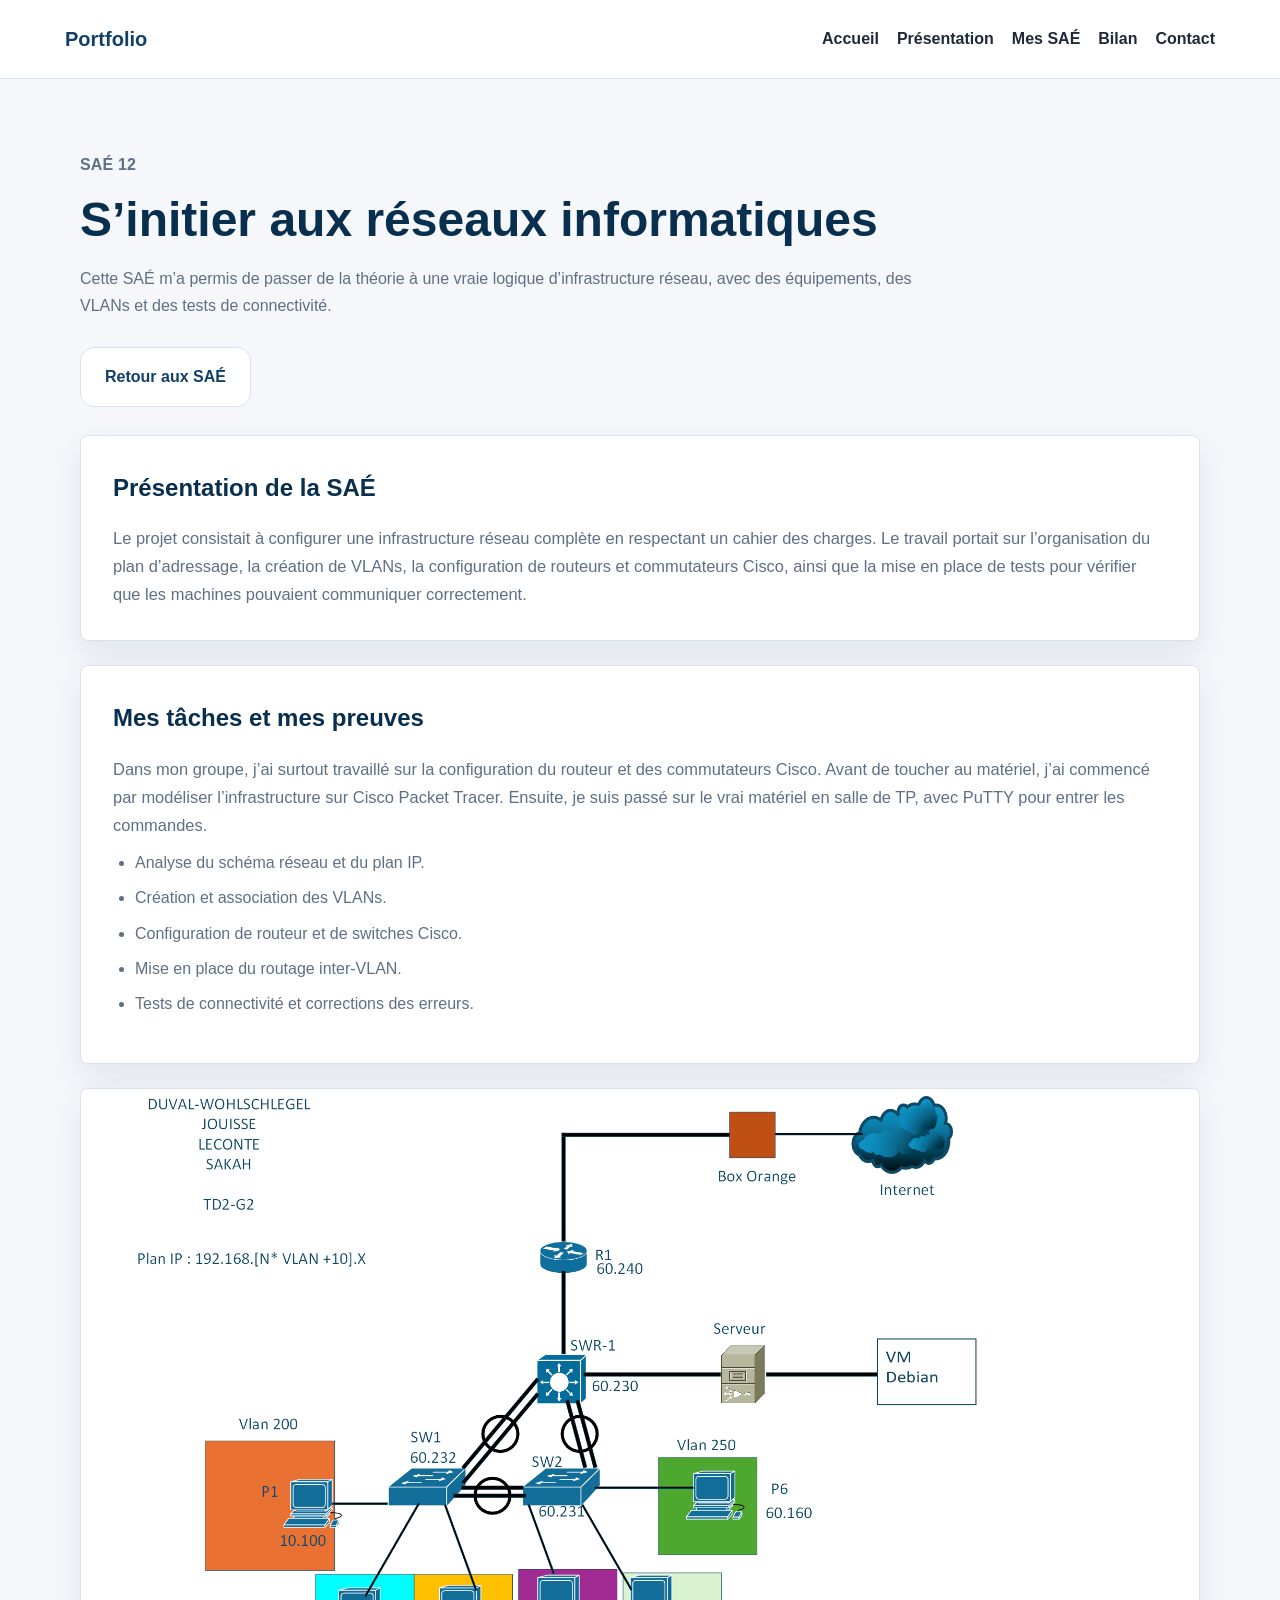
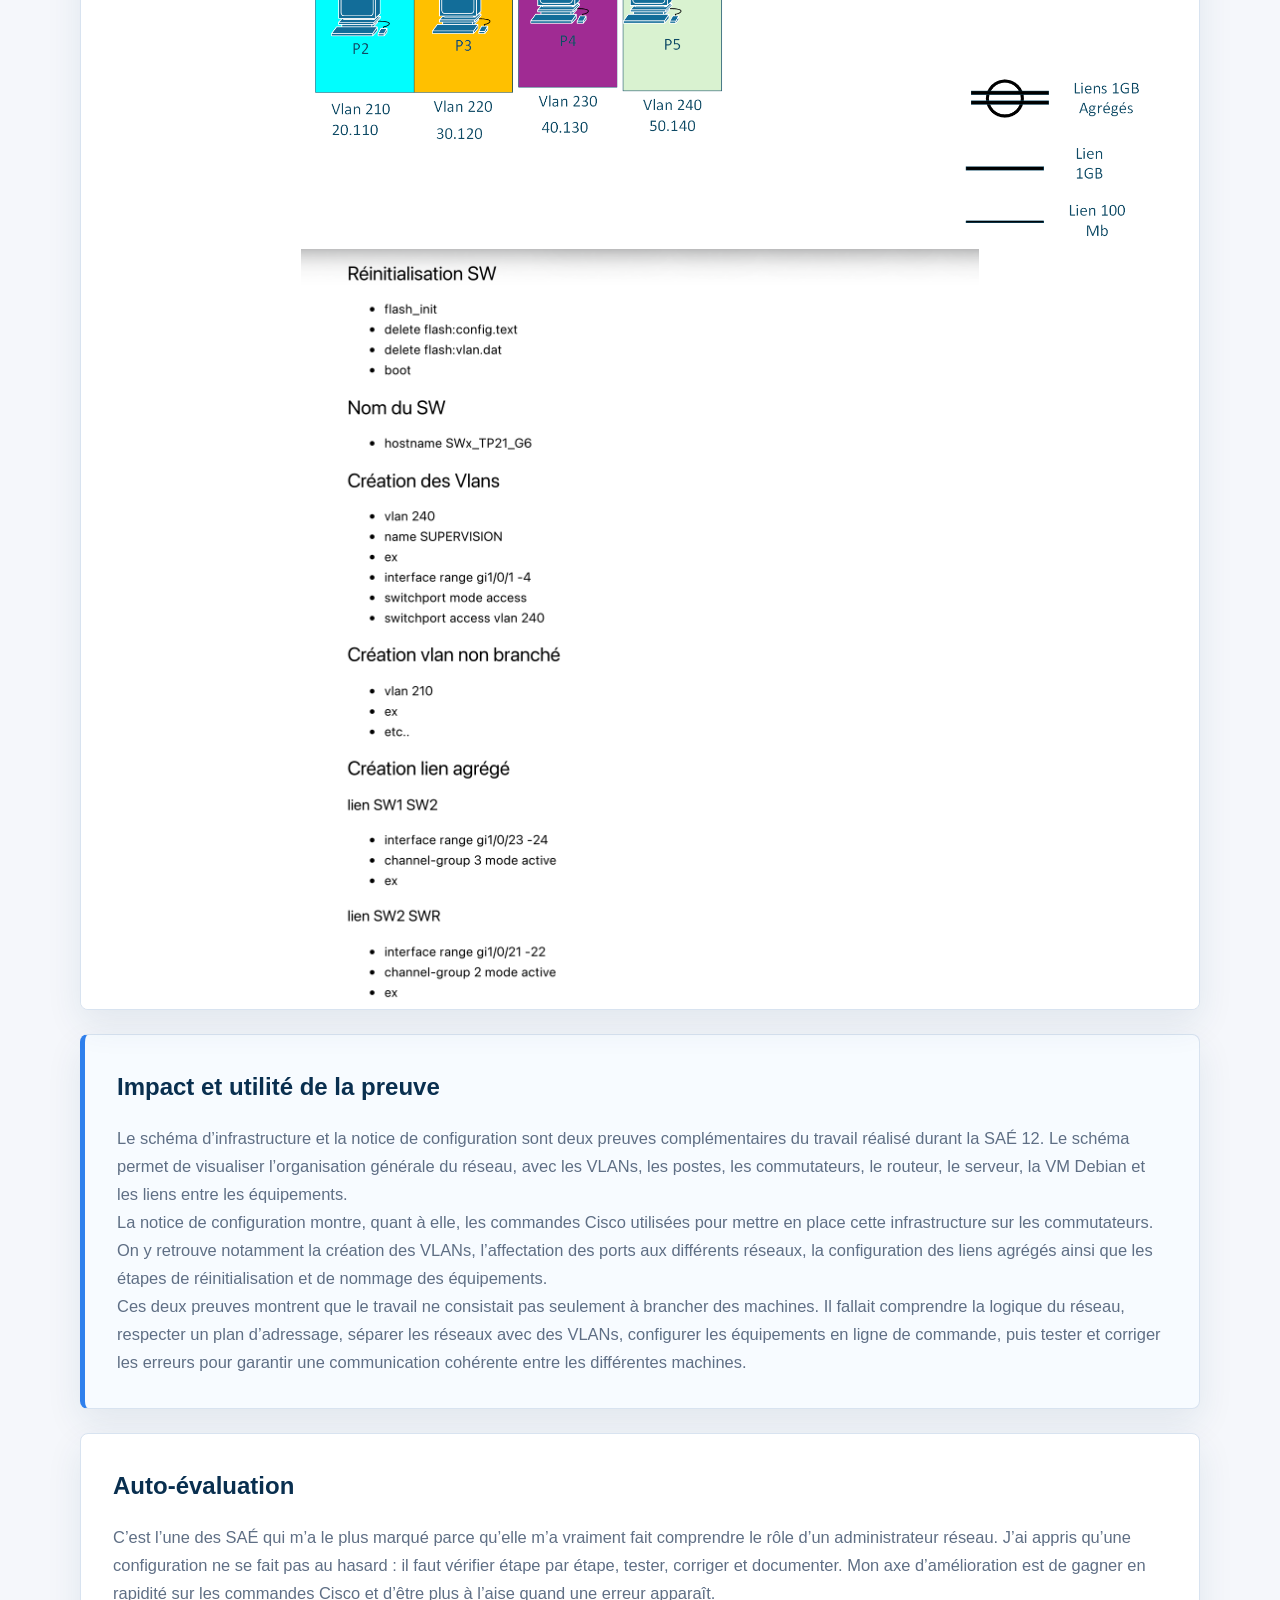
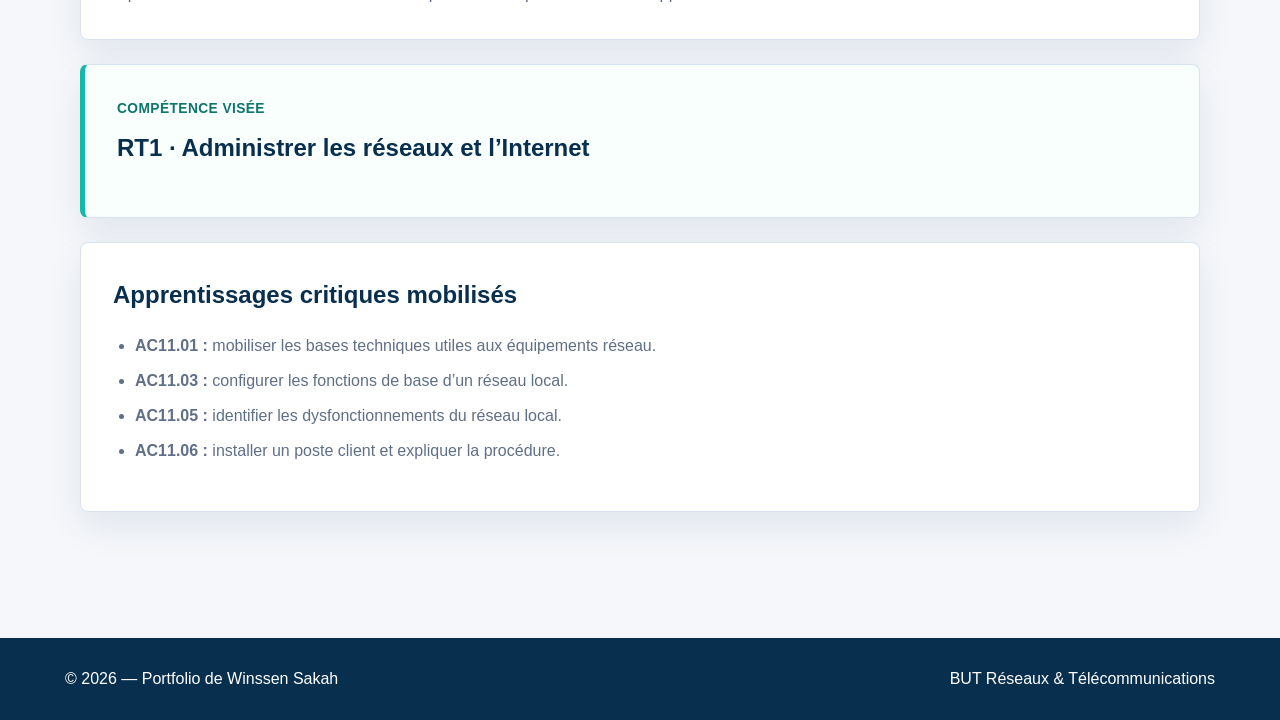
<file: sae12.html>
<!DOCTYPE html>
<html lang="fr">
<head>
  <meta charset="UTF-8">
  <meta name="viewport" content="width=device-width, initial-scale=1.0">
  <meta name="description" content="SAÉ 12 - S’initier aux réseaux informatiques">
  <title>SAÉ 12 | Winssen Sakah</title>
  <link rel="stylesheet" href="style.css">
</head>
<body>

<header class="site-header">
  <div class="container nav-wrapper">
    <a href="index.html" class="brand">Portfolio</a>

    <nav class="nav-menu">
      <a href="index.html">Accueil</a>
      <a href="presentation.html">Présentation</a>
      <a href="sae.html">Mes SAÉ</a>
      <a href="bilan.html">Bilan</a>
      <a href="index.html#contact">Contact</a>
    </nav>
  </div>
</header>

<main class="page-main">
  <div class="container sae-page-layout">
    <section class="page-intro narrow">
      <p class="kicker">SAÉ 12</p>
      <h1>S’initier aux réseaux informatiques</h1>
      <p>Cette SAÉ m’a permis de passer de la théorie à une vraie logique d’infrastructure réseau, avec des équipements, des VLANs et des tests de connectivité.</p>
      <div class="hero-actions">
        <a href="sae.html#sae12" class="btn btn-secondary">Retour aux SAÉ</a>
        
      </div>
    </section>

    <section class="portfolio-section">
      <h2>Présentation de la SAÉ</h2>
      <p>Le projet consistait à configurer une infrastructure réseau complète en respectant un cahier des charges. Le travail portait sur l’organisation du plan d’adressage, la création de VLANs, la configuration de routeurs et commutateurs Cisco, ainsi que la mise en place de tests pour vérifier que les machines pouvaient communiquer correctement.</p>
    </section>

    <section class="portfolio-section">
      <h2>Mes tâches et mes preuves</h2>
      <p>
        Dans mon groupe, j’ai surtout travaillé sur la configuration du routeur et des commutateurs Cisco.
        Avant de toucher au matériel, j’ai commencé par modéliser l’infrastructure sur Cisco Packet Tracer.
        Ensuite, je suis passé sur le vrai matériel en salle de TP, avec PuTTY pour entrer les commandes.
      </p>
      <ul class="styled-list">
        <li>Analyse du schéma réseau et du plan IP.</li>
        <li>Création et association des VLANs.</li>
        <li>Configuration de routeur et de switches Cisco.</li>
        <li>Mise en place du routage inter-VLAN.</li>
        <li>Tests de connectivité et corrections des erreurs.</li>
      </ul>
    </section>


    <section class="proof-gallery sae12-proof-shot">
      <article class="proof-card proof-image-only">
        <img src="assets/preuve-sae12-visio.png" alt="Schéma de l’infrastructure réseau de la SAÉ 12">

        <img src="assets/preuve-sae12-config-switch.png" alt="Notice de configuration Cisco utilisée pendant la SAÉ 12">
      </article>
    </section>

    <section class="portfolio-proof-note">
      <h2>Impact et utilité de la preuve</h2>
      <p>
        Le schéma d’infrastructure et la notice de configuration sont deux preuves complémentaires du travail réalisé durant la SAÉ 12. Le schéma permet de visualiser l’organisation générale du réseau, avec les VLANs, les postes, les commutateurs, le routeur, le serveur, la VM Debian et les liens entre les équipements.
      </p>
      <p>
        La notice de configuration montre, quant à elle, les commandes Cisco utilisées pour mettre en place cette infrastructure sur les commutateurs. On y retrouve notamment la création des VLANs, l’affectation des ports aux différents réseaux, la configuration des liens agrégés ainsi que les étapes de réinitialisation et de nommage des équipements.
      </p>
      <p>
        Ces deux preuves montrent que le travail ne consistait pas seulement à brancher des machines. Il fallait comprendre la logique du réseau, respecter un plan d’adressage, séparer les réseaux avec des VLANs, configurer les équipements en ligne de commande, puis tester et corriger les erreurs pour garantir une communication cohérente entre les différentes machines.
      </p>
   </section>
<section class="portfolio-section">
      <h2>Auto-évaluation</h2>
      <p>C’est l’une des SAÉ qui m’a le plus marqué parce qu’elle m’a vraiment fait comprendre le rôle d’un administrateur réseau. J’ai appris qu’une configuration ne se fait pas au hasard : il faut vérifier étape par étape, tester, corriger et documenter. Mon axe d’amélioration est de gagner en rapidité sur les commandes Cisco et d’être plus à l’aise quand une erreur apparaît.</p>
    </section>

    <section class="competency-card">
      <p class="skill-eyebrow">Compétence visée</p>
      <h2>RT1 · Administrer les réseaux et l’Internet</h2>
    </section>

    <section class="portfolio-section">
      <h2>Apprentissages critiques mobilisés</h2>
      <ul class="styled-list">
        <li><strong>AC11.01 :</strong> mobiliser les bases techniques utiles aux équipements réseau.</li>
        <li><strong>AC11.03 :</strong> configurer les fonctions de base d’un réseau local.</li>
        <li><strong>AC11.05 :</strong> identifier les dysfonctionnements du réseau local.</li>
        <li><strong>AC11.06 :</strong> installer un poste client et expliquer la procédure.</li>
      </ul>
    </section>
  </div>
</main>

<footer class="site-footer">
  <div class="container footer-wrapper">
    <p>© 2026 — Portfolio de Winssen Sakah</p>
    <p>BUT Réseaux &amp; Télécommunications</p>
  </div>
</footer>

</body>
</html>
</file>
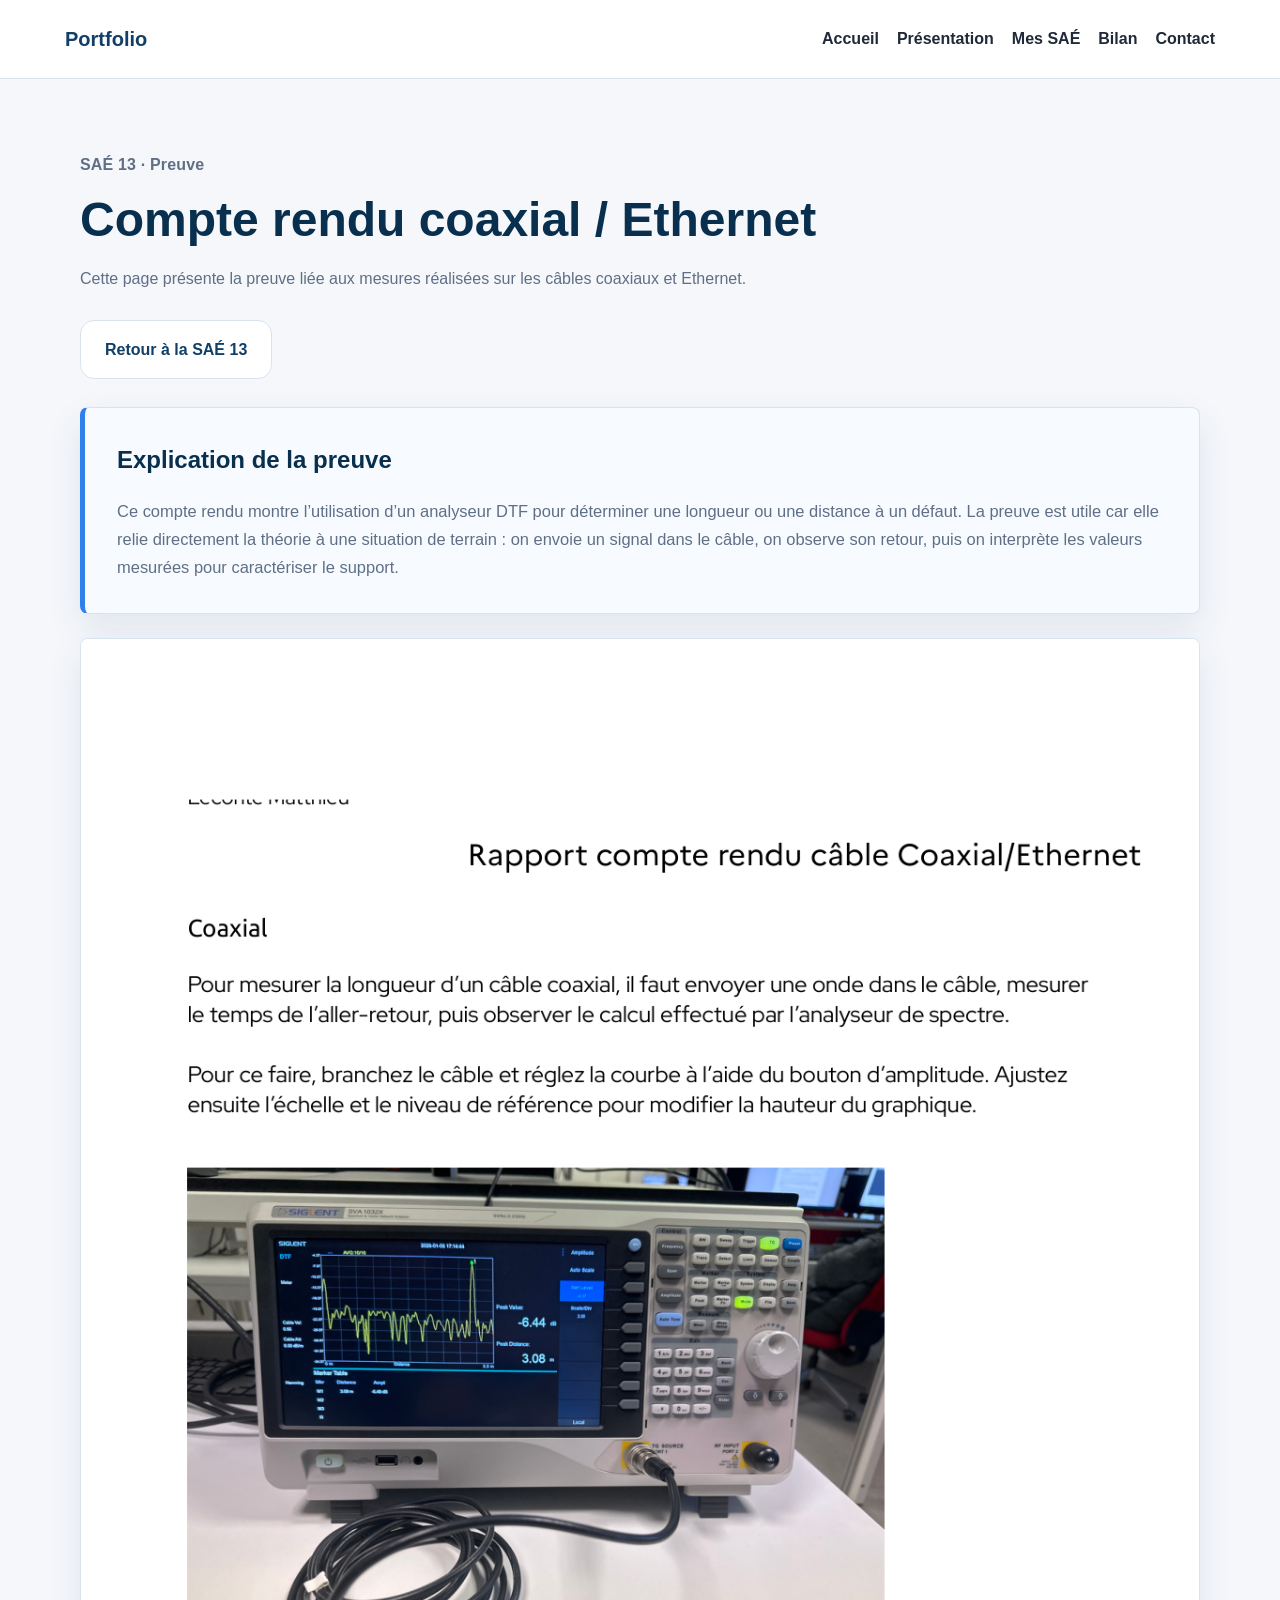
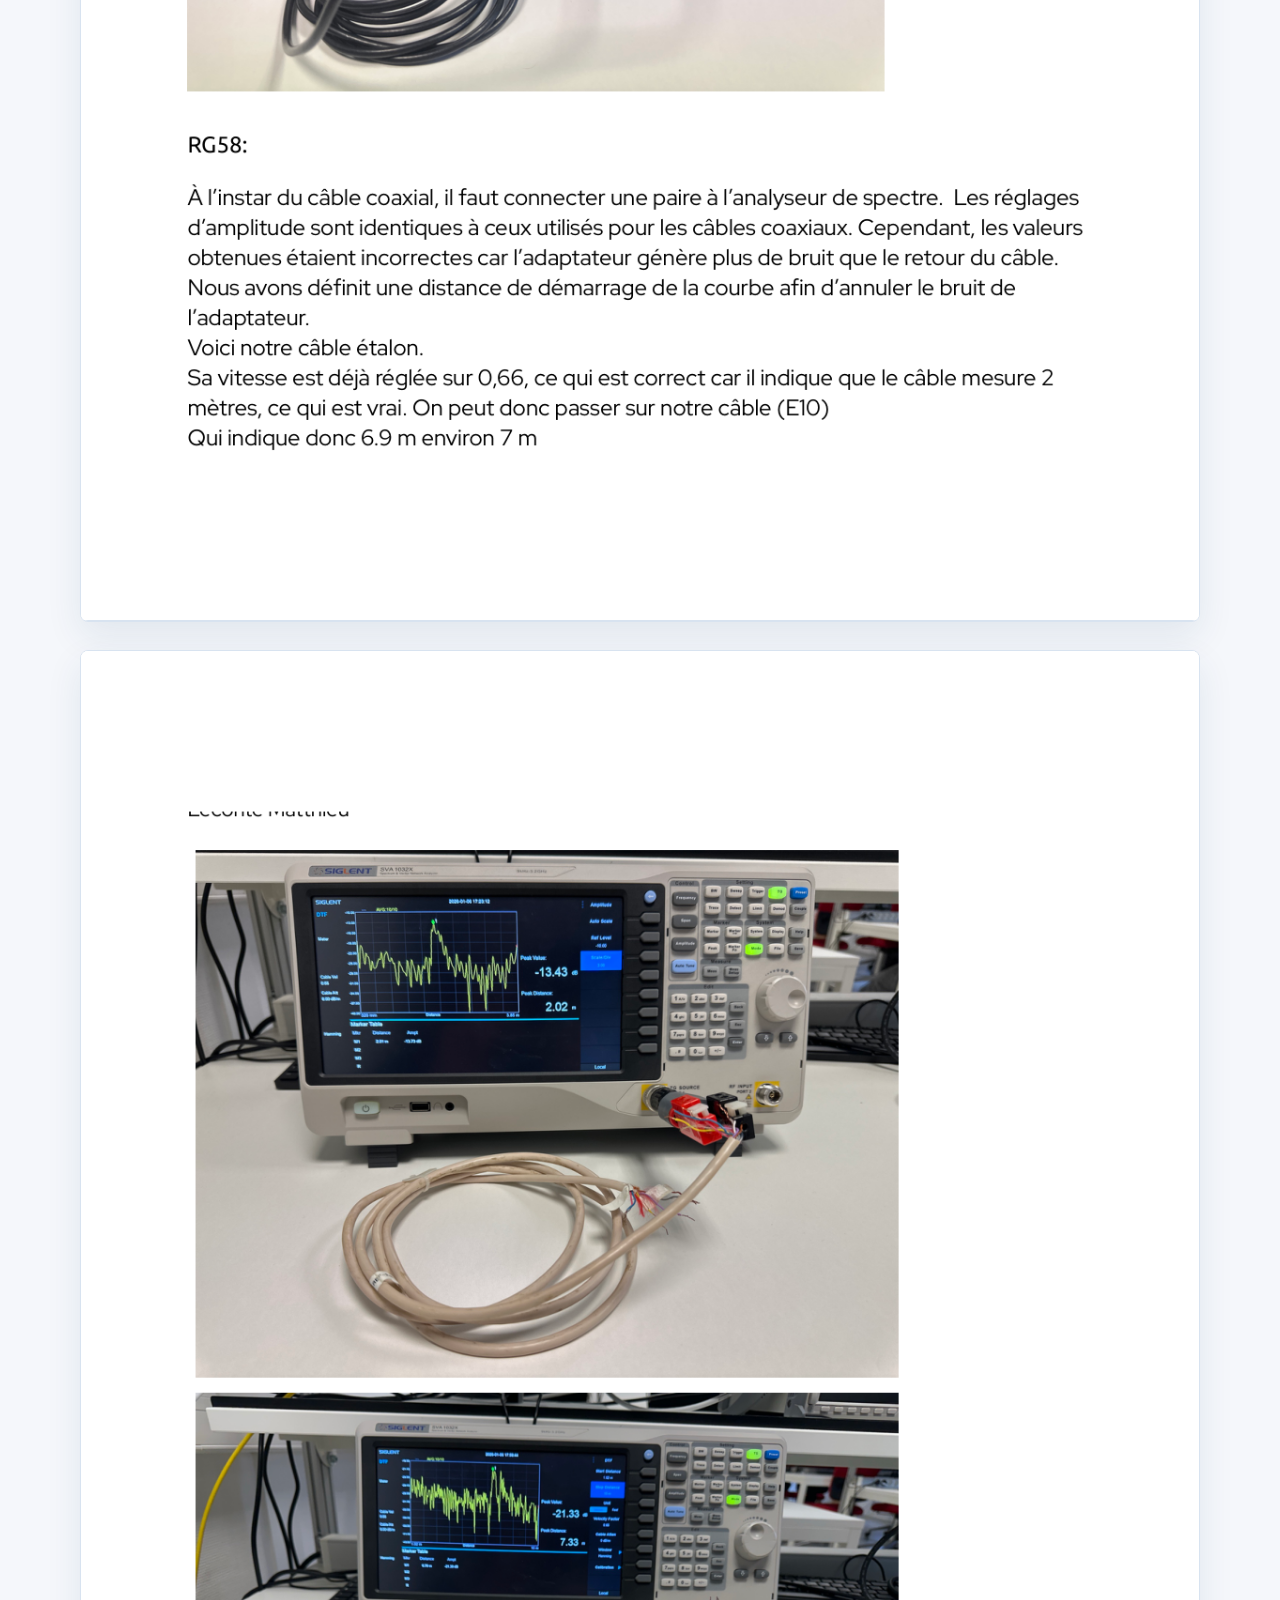
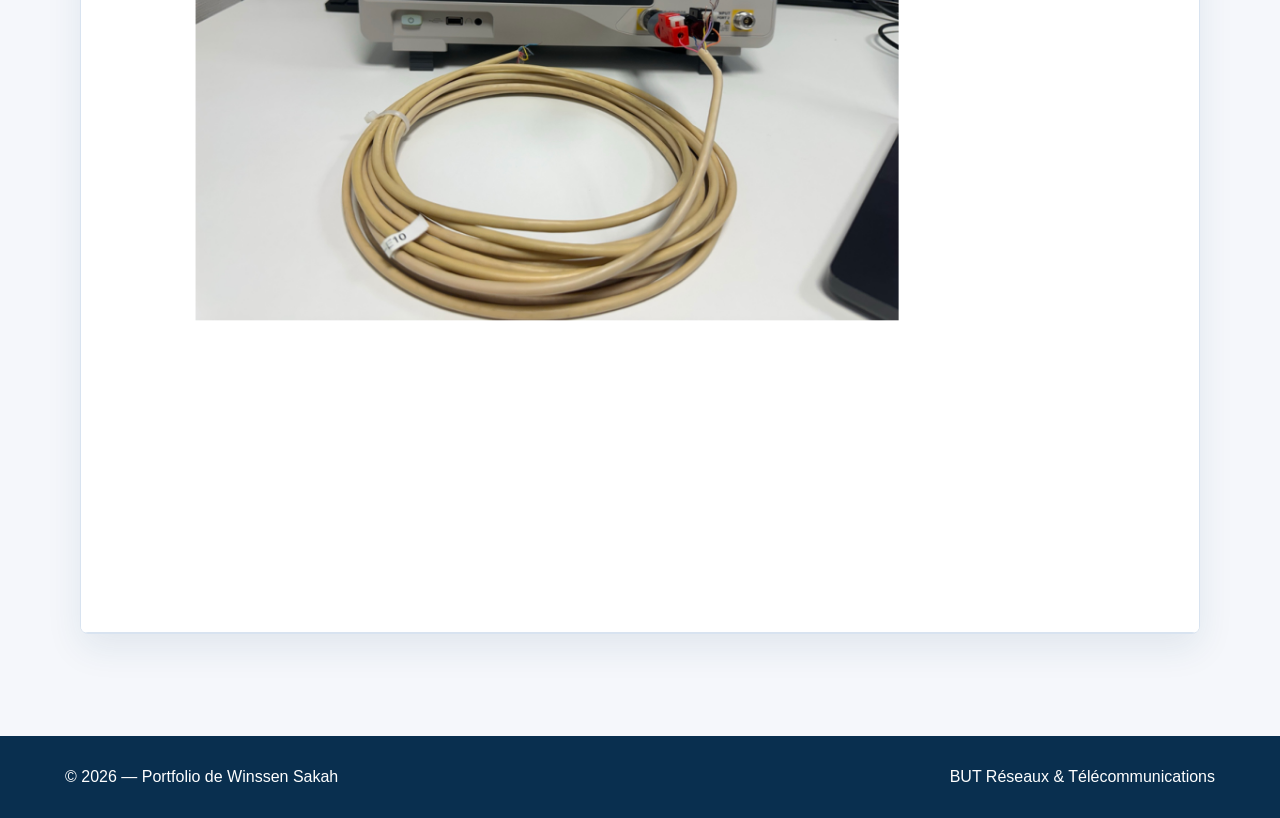
<file: sae13-coaxether.html>
<!DOCTYPE html>
<html lang="fr">
<head>
  <meta charset="UTF-8">
  <meta name="viewport" content="width=device-width, initial-scale=1.0">
  <meta name="description" content="Compte rendu coaxial / Ethernet">
  <title>Compte rendu coaxial / Ethernet | Winssen Sakah</title>
  <link rel="stylesheet" href="style.css">
</head>
<body>

<header class="site-header">
  <div class="container nav-wrapper">
    <a href="index.html" class="brand">Portfolio</a>

    <nav class="nav-menu">
      <a href="index.html">Accueil</a>
      <a href="presentation.html">Présentation</a>
      <a href="sae.html">Mes SAÉ</a>
      <a href="bilan.html">Bilan</a>
      <a href="index.html#contact">Contact</a>
    </nav>
  </div>
</header>

<main class="page-main">
  <div class="container sae-page-layout">
    <section class="page-intro narrow">
      <p class="kicker">SAÉ 13 · Preuve</p>
      <h1>Compte rendu coaxial / Ethernet</h1>
      <p>Cette page présente la preuve liée aux mesures réalisées sur les câbles coaxiaux et Ethernet.</p>
      <div class="hero-actions">
        <a href="sae13.html" class="btn btn-secondary">Retour à la SAÉ 13</a>
      </div>
    </section>

    <section class="portfolio-proof-note">
      <h2>Explication de la preuve</h2>
      <p>Ce compte rendu montre l’utilisation d’un analyseur DTF pour déterminer une longueur ou une distance à un défaut. La preuve est utile car elle relie directement la théorie à une situation de terrain : on envoie un signal dans le câble, on observe son retour, puis on interprète les valeurs mesurées pour caractériser le support.</p>
    </section>

    <section class="report-viewer">
      <article class="proof-card report-image-card">
        <img src="assets/rapport-sae13-coaxether-page-1.png" alt="Compte rendu coaxial / Ethernet - page 1">
      </article>
<article class="proof-card report-image-card">
        <img src="assets/rapport-sae13-coaxether-page-2.png" alt="Compte rendu coaxial / Ethernet - page 2">
      </article>
    </section>
  </div>
</main>

<footer class="site-footer">
  <div class="container footer-wrapper">
    <p>© 2026 — Portfolio de Winssen Sakah</p>
    <p>BUT Réseaux &amp; Télécommunications</p>
  </div>
</footer>

</body>
</html>
</file>
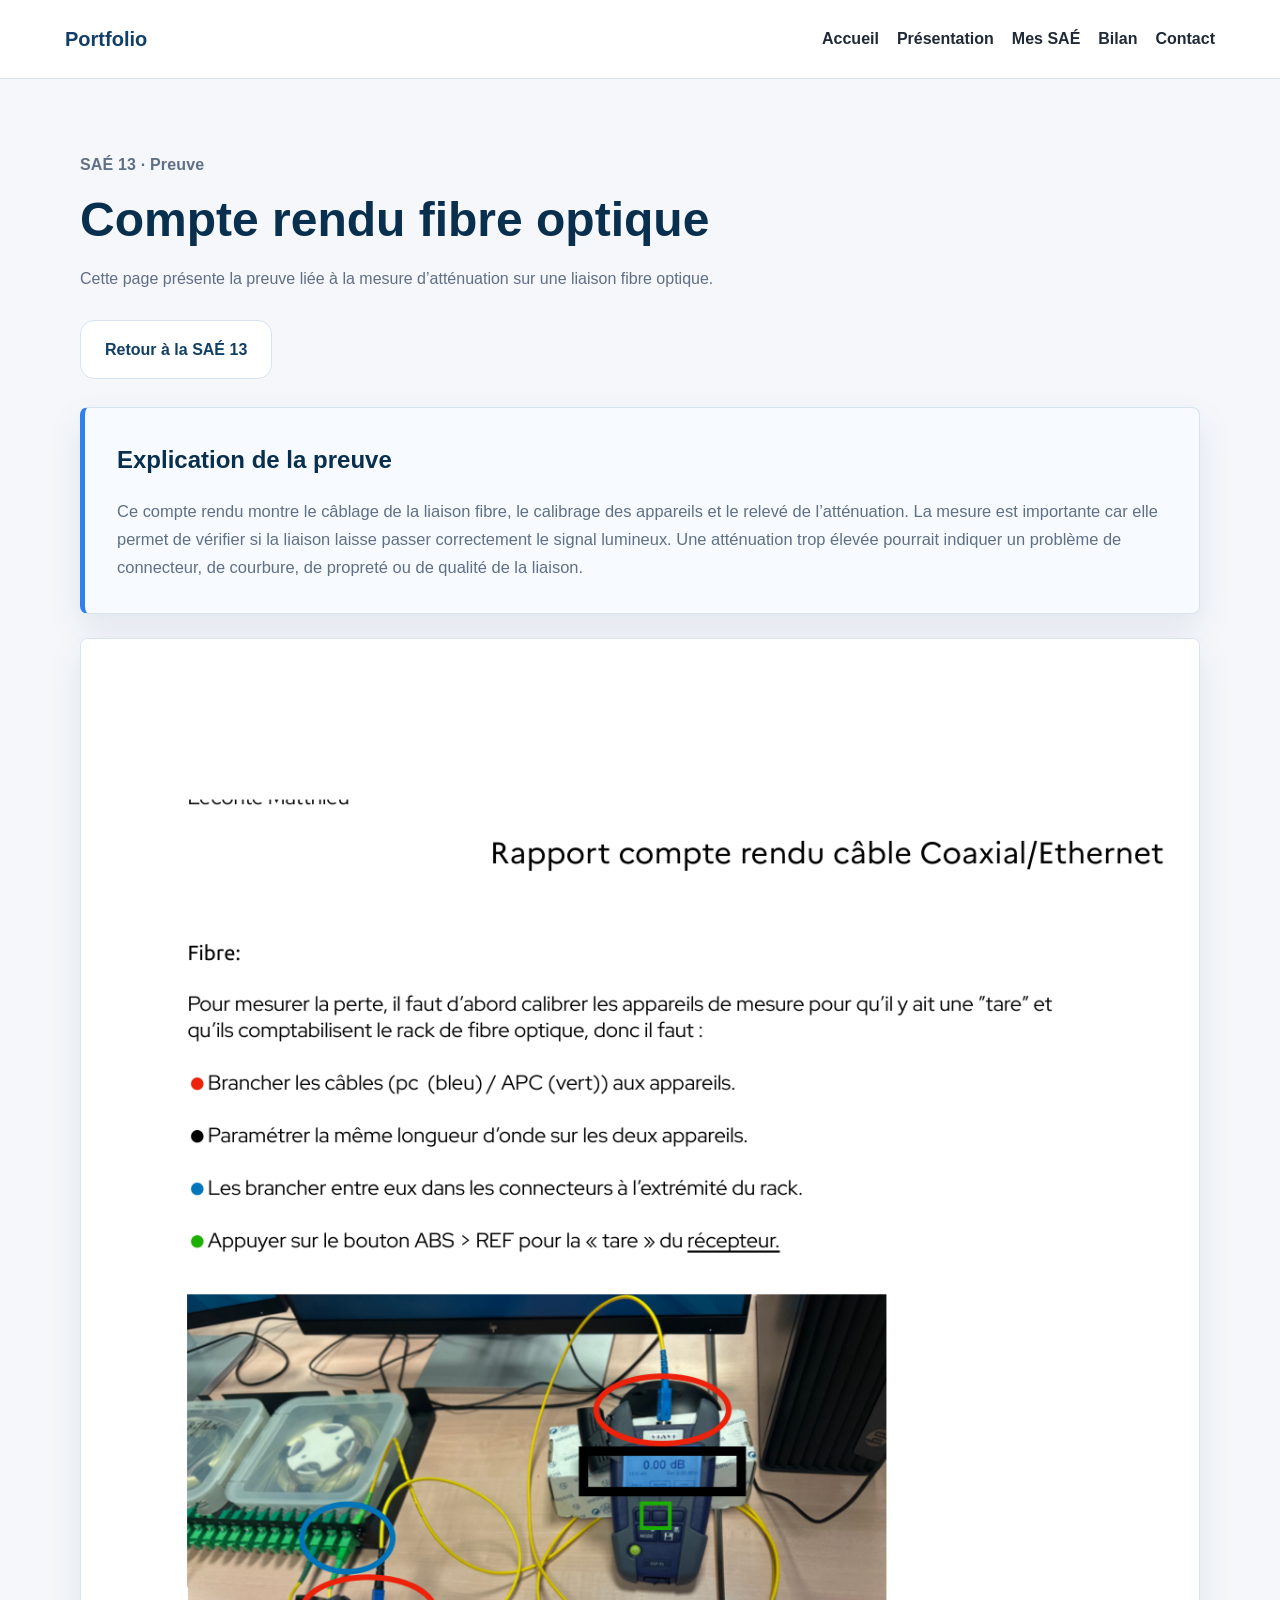
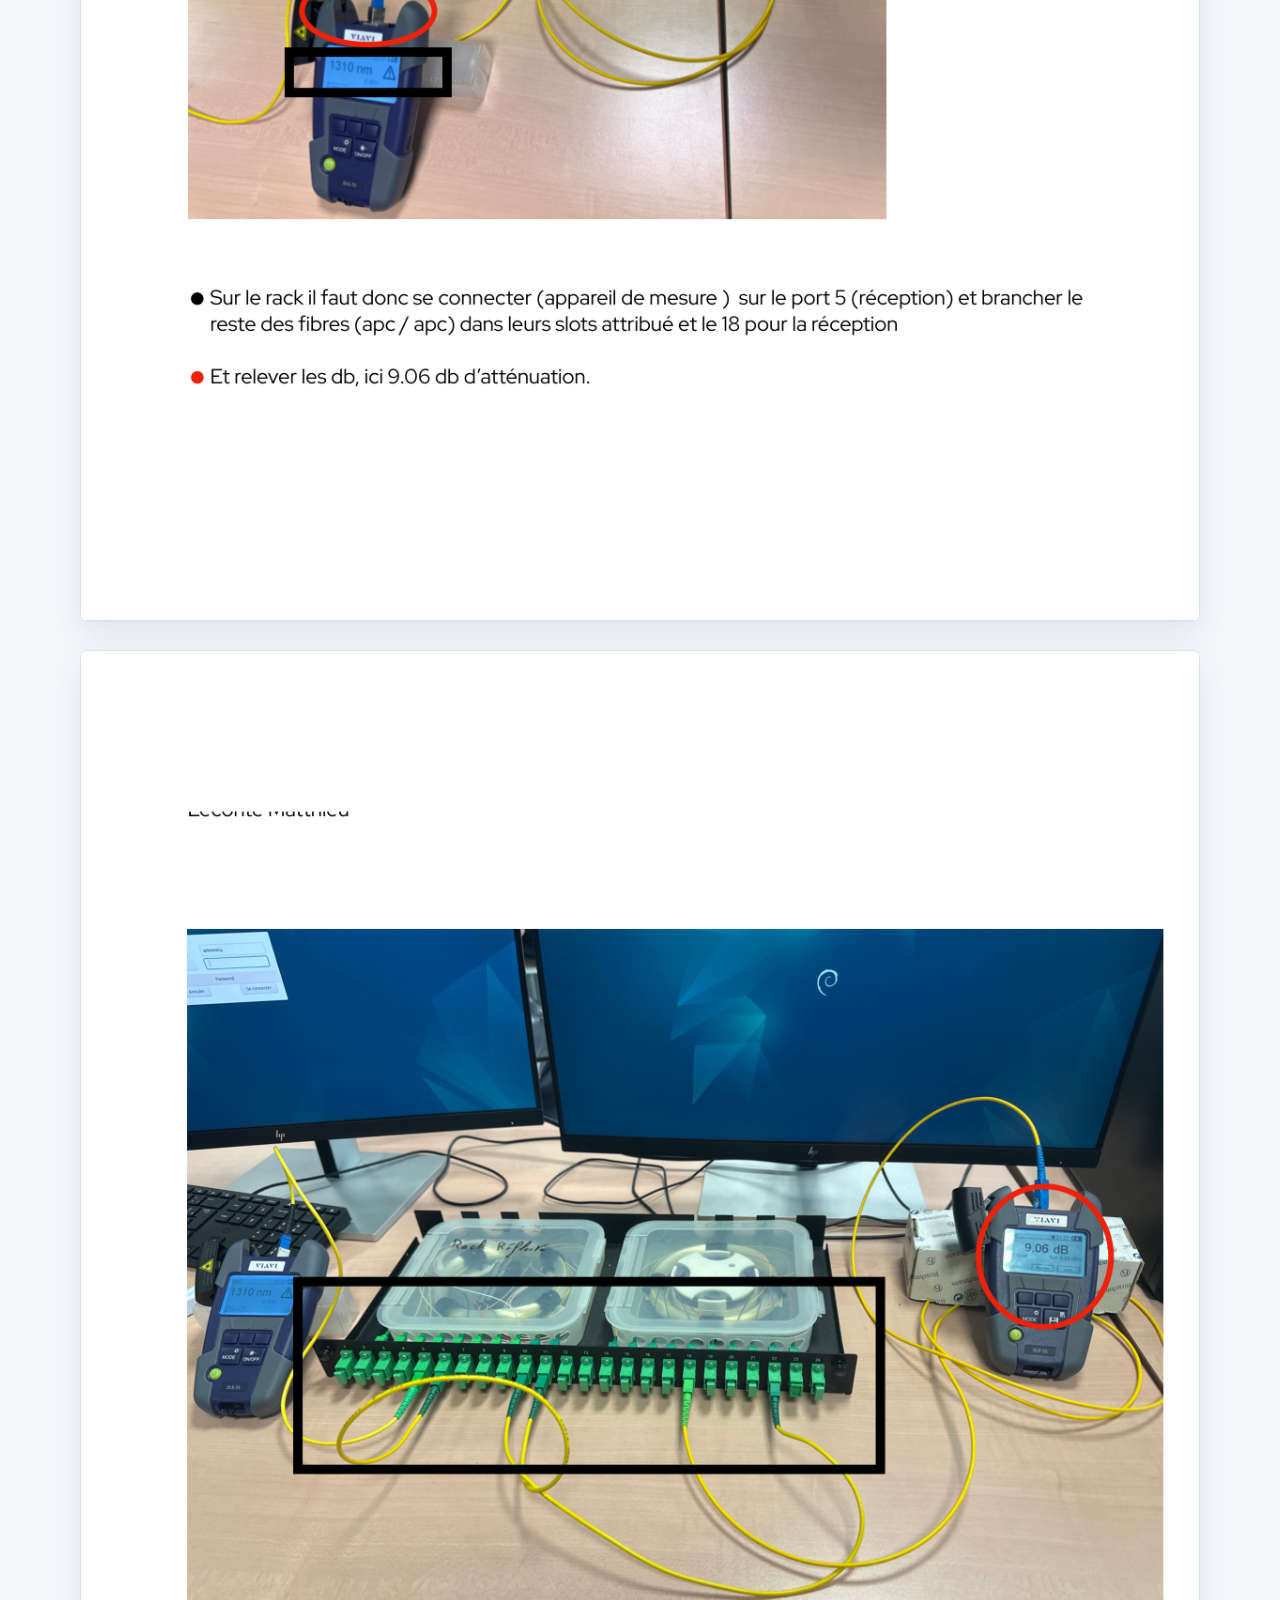
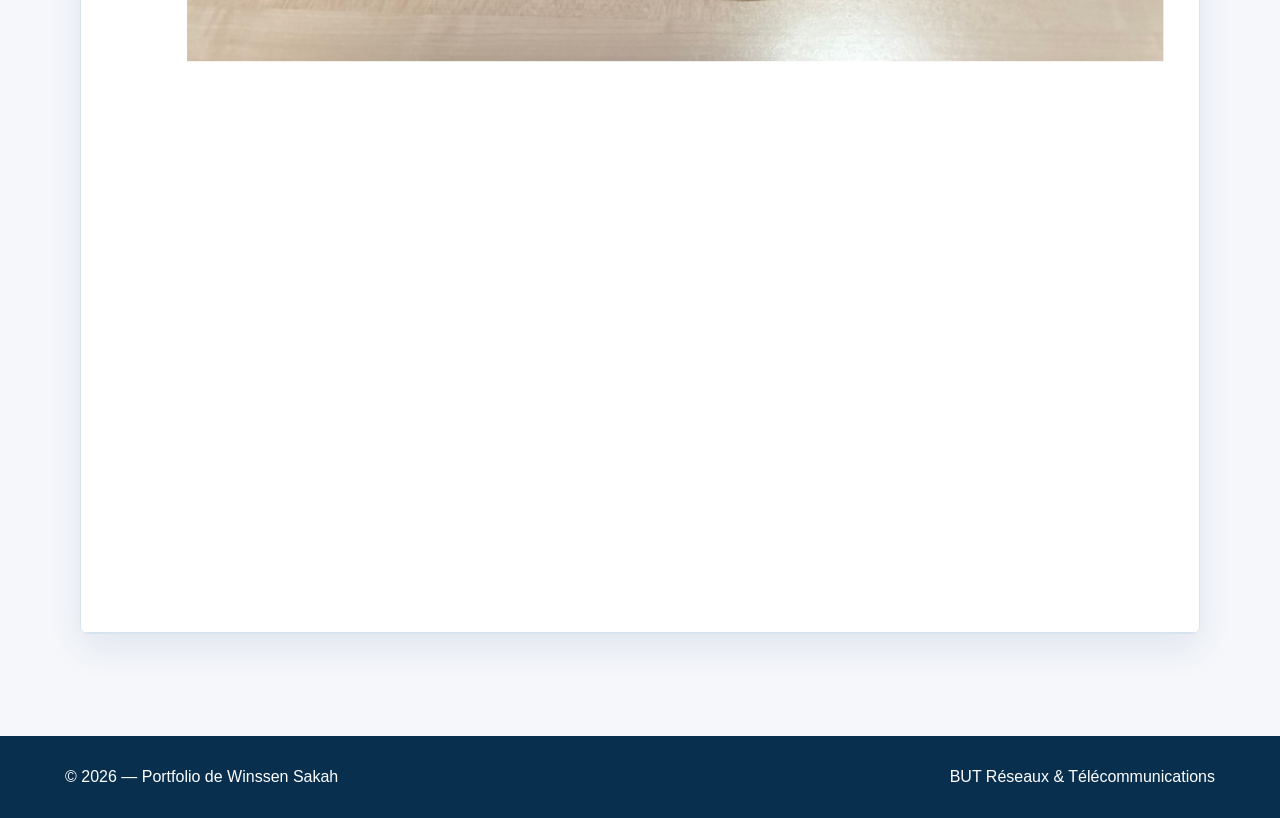
<file: sae13-fibre.html>
<!DOCTYPE html>
<html lang="fr">
<head>
  <meta charset="UTF-8">
  <meta name="viewport" content="width=device-width, initial-scale=1.0">
  <meta name="description" content="Compte rendu fibre optique">
  <title>Compte rendu fibre optique | Winssen Sakah</title>
  <link rel="stylesheet" href="style.css">
</head>
<body>

<header class="site-header">
  <div class="container nav-wrapper">
    <a href="index.html" class="brand">Portfolio</a>

    <nav class="nav-menu">
      <a href="index.html">Accueil</a>
      <a href="presentation.html">Présentation</a>
      <a href="sae.html">Mes SAÉ</a>
      <a href="bilan.html">Bilan</a>
      <a href="index.html#contact">Contact</a>
    </nav>
  </div>
</header>

<main class="page-main">
  <div class="container sae-page-layout">
    <section class="page-intro narrow">
      <p class="kicker">SAÉ 13 · Preuve</p>
      <h1>Compte rendu fibre optique</h1>
      <p>Cette page présente la preuve liée à la mesure d’atténuation sur une liaison fibre optique.</p>
      <div class="hero-actions">
        <a href="sae13.html" class="btn btn-secondary">Retour à la SAÉ 13</a>
      </div>
    </section>

    <section class="portfolio-proof-note">
      <h2>Explication de la preuve</h2>
      <p>Ce compte rendu montre le câblage de la liaison fibre, le calibrage des appareils et le relevé de l’atténuation. La mesure est importante car elle permet de vérifier si la liaison laisse passer correctement le signal lumineux. Une atténuation trop élevée pourrait indiquer un problème de connecteur, de courbure, de propreté ou de qualité de la liaison.</p>
    </section>

    <section class="report-viewer">
      <article class="proof-card report-image-card">
        <img src="assets/rapport-sae13-fibre-page-1.png" alt="Compte rendu fibre optique - page 1">
      </article>
<article class="proof-card report-image-card">
        <img src="assets/rapport-sae13-fibre-page-2.png" alt="Compte rendu fibre optique - page 2">
      </article>
    </section>
  </div>
</main>

<footer class="site-footer">
  <div class="container footer-wrapper">
    <p>© 2026 — Portfolio de Winssen Sakah</p>
    <p>BUT Réseaux &amp; Télécommunications</p>
  </div>
</footer>

</body>
</html>
</file>
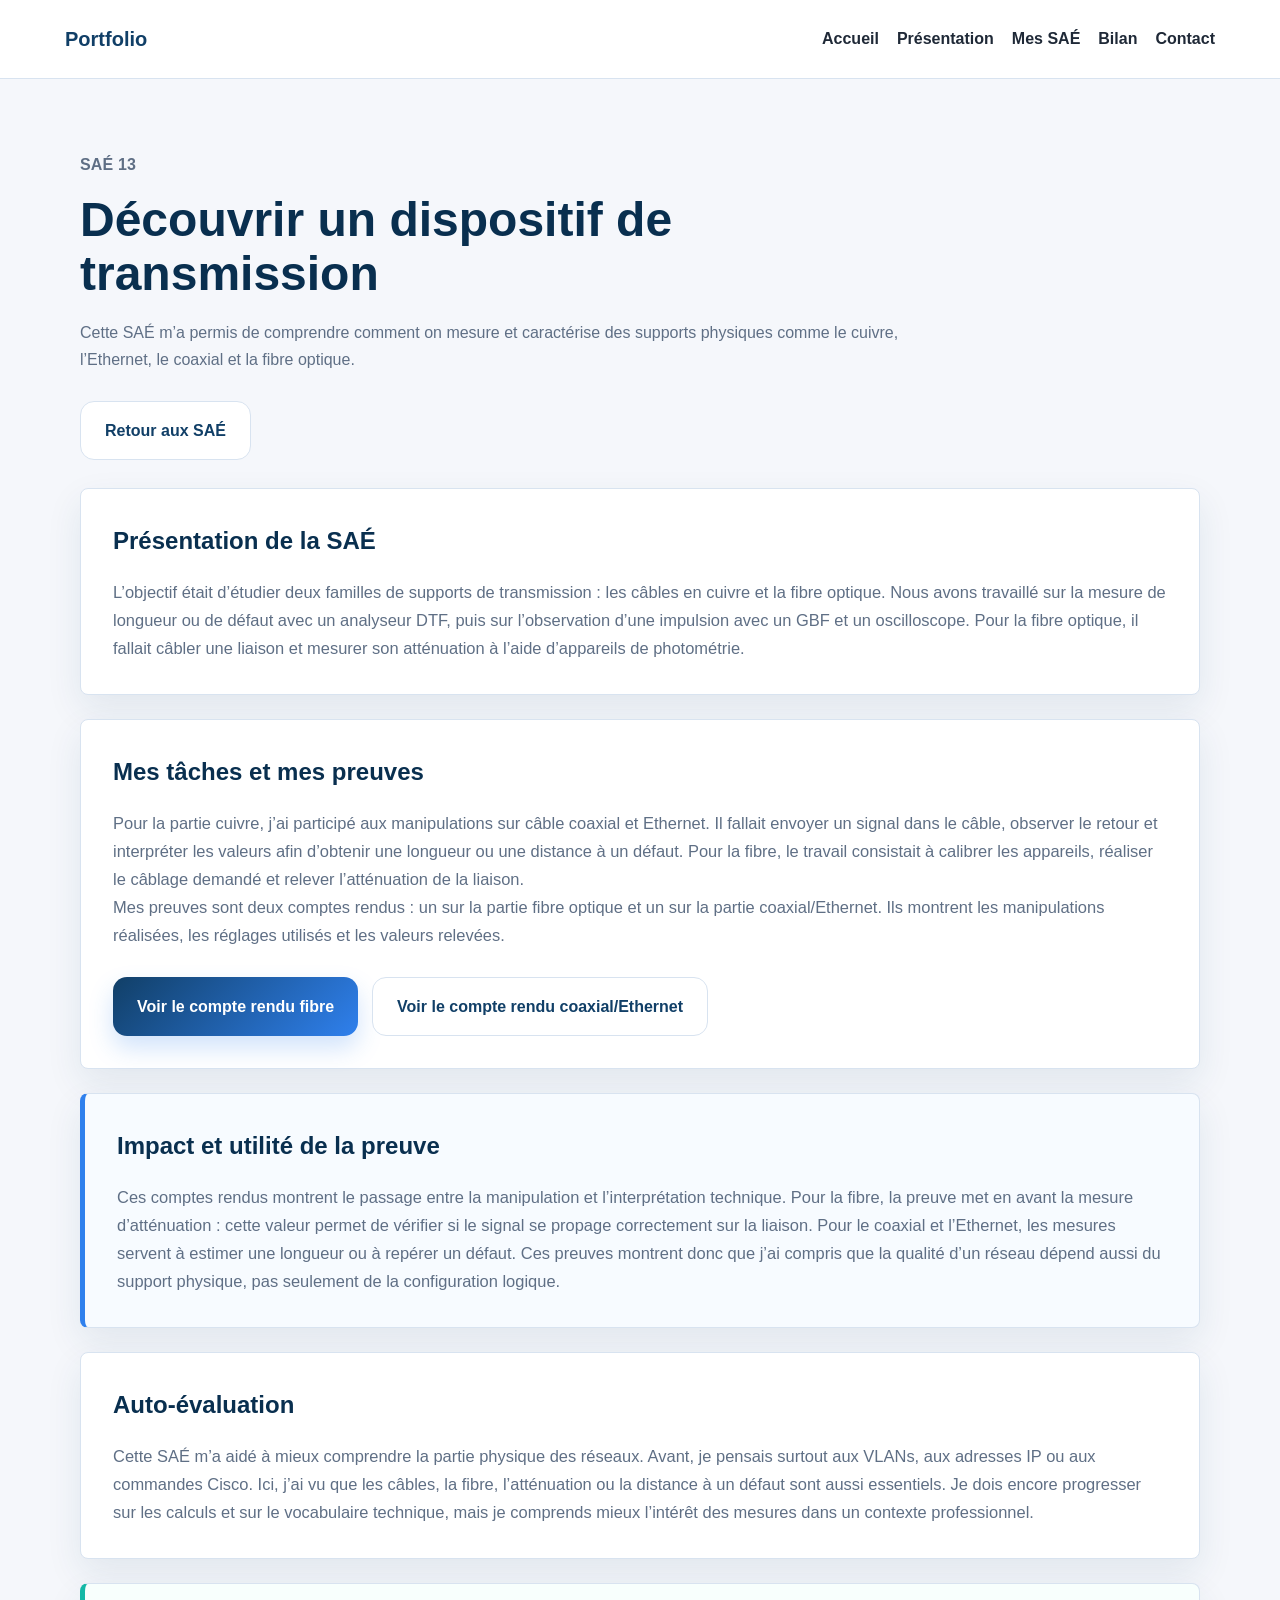
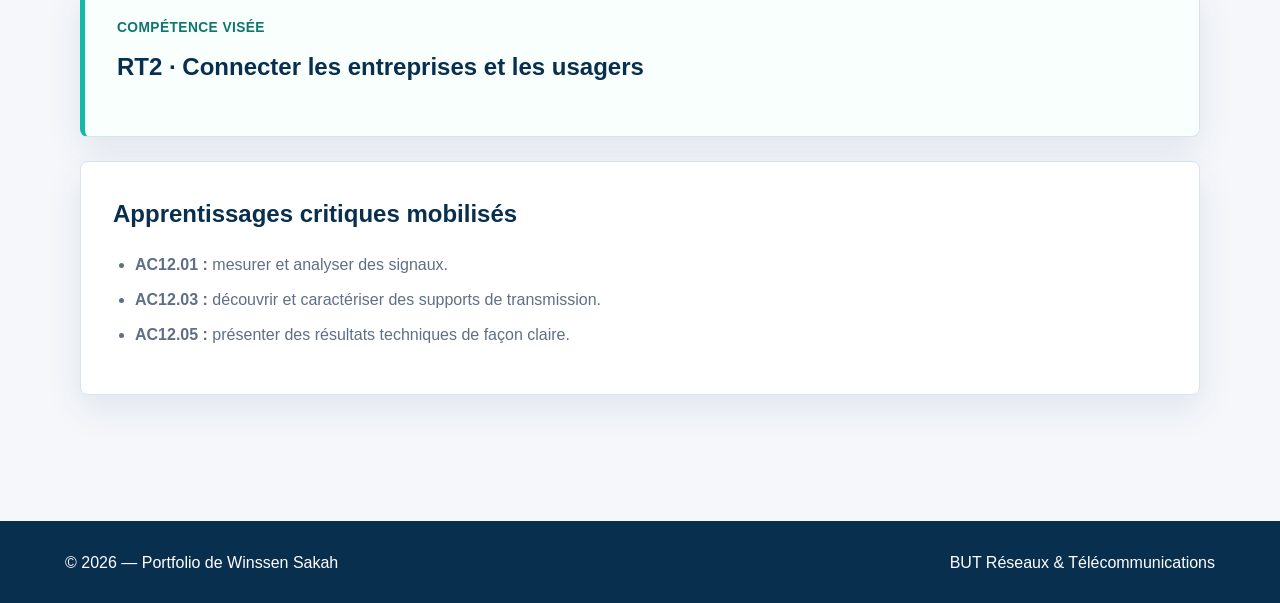
<file: sae13.html>
<!DOCTYPE html>
<html lang="fr">
<head>
  <meta charset="UTF-8">
  <meta name="viewport" content="width=device-width, initial-scale=1.0">
  <meta name="description" content="SAÉ 13 - Dispositif de transmission">
  <title>SAÉ 13 | Winssen Sakah</title>
  <link rel="stylesheet" href="style.css">
</head>
<body>

<header class="site-header">
  <div class="container nav-wrapper">
    <a href="index.html" class="brand">Portfolio</a>

    <nav class="nav-menu">
      <a href="index.html">Accueil</a>
      <a href="presentation.html">Présentation</a>
      <a href="sae.html">Mes SAÉ</a>
      <a href="bilan.html">Bilan</a>
      <a href="index.html#contact">Contact</a>
    </nav>
  </div>
</header>

<main class="page-main">
  <div class="container sae-page-layout">
    <section class="page-intro narrow">
      <p class="kicker">SAÉ 13</p>
      <h1>Découvrir un dispositif de transmission</h1>
      <p>
        Cette SAÉ m’a permis de comprendre comment on mesure et caractérise des supports physiques
        comme le cuivre, l’Ethernet, le coaxial et la fibre optique.
      </p>
      <div class="hero-actions">
        <a href="sae.html#sae13" class="btn btn-secondary">Retour aux SAÉ</a>
      </div>
    </section>

    <section class="portfolio-section">
      <h2>Présentation de la SAÉ</h2>
      <p>
        L’objectif était d’étudier deux familles de supports de transmission : les câbles en cuivre
        et la fibre optique. Nous avons travaillé sur la mesure de longueur ou de défaut avec un analyseur DTF,
        puis sur l’observation d’une impulsion avec un GBF et un oscilloscope. Pour la fibre optique,
        il fallait câbler une liaison et mesurer son atténuation à l’aide d’appareils de photométrie.
      </p>
    </section>

    <section class="portfolio-section">
      <h2>Mes tâches et mes preuves</h2>
      <p>
        Pour la partie cuivre, j’ai participé aux manipulations sur câble coaxial et Ethernet.
        Il fallait envoyer un signal dans le câble, observer le retour et interpréter les valeurs afin
        d’obtenir une longueur ou une distance à un défaut. Pour la fibre, le travail consistait à calibrer
        les appareils, réaliser le câblage demandé et relever l’atténuation de la liaison.
      </p>
      <p>
        Mes preuves sont deux comptes rendus : un sur la partie fibre optique et un sur la partie
        coaxial/Ethernet. Ils montrent les manipulations réalisées, les réglages utilisés et les valeurs relevées.
      </p>

      <div class="hero-actions">
        <a href="sae13-fibre.html" class="btn btn-primary">Voir le compte rendu fibre</a>
        <a href="sae13-coaxether.html" class="btn btn-secondary">Voir le compte rendu coaxial/Ethernet</a>
      </div>
    </section>

    <section class="portfolio-proof-note">
      <h2>Impact et utilité de la preuve</h2>
      <p>
        Ces comptes rendus montrent le passage entre la manipulation et l’interprétation technique.
        Pour la fibre, la preuve met en avant la mesure d’atténuation : cette valeur permet de vérifier
        si le signal se propage correctement sur la liaison. Pour le coaxial et l’Ethernet, les mesures servent
        à estimer une longueur ou à repérer un défaut. Ces preuves montrent donc que j’ai compris que la qualité
        d’un réseau dépend aussi du support physique, pas seulement de la configuration logique.
      </p>
    </section>

    <section class="portfolio-section">
      <h2>Auto-évaluation</h2>
      <p>
        Cette SAÉ m’a aidé à mieux comprendre la partie physique des réseaux. Avant, je pensais surtout
        aux VLANs, aux adresses IP ou aux commandes Cisco. Ici, j’ai vu que les câbles, la fibre, l’atténuation
        ou la distance à un défaut sont aussi essentiels. Je dois encore progresser sur les calculs et sur le
        vocabulaire technique, mais je comprends mieux l’intérêt des mesures dans un contexte professionnel.
      </p>
    </section>

    <section class="competency-card">
      <p class="skill-eyebrow">Compétence visée</p>
      <h2>RT2 · Connecter les entreprises et les usagers</h2>
    </section>

    <section class="portfolio-section">
      <h2>Apprentissages critiques mobilisés</h2>
      <ul class="styled-list">
        <li><strong>AC12.01 :</strong> mesurer et analyser des signaux.</li>
        <li><strong>AC12.03 :</strong> découvrir et caractériser des supports de transmission.</li>
        <li><strong>AC12.05 :</strong> présenter des résultats techniques de façon claire.</li>
      </ul>
    </section>
  </div>
</main>

<footer class="site-footer">
  <div class="container footer-wrapper">
    <p>© 2026 — Portfolio de Winssen Sakah</p>
    <p>BUT Réseaux &amp; Télécommunications</p>
  </div>
</footer>

</body>
</html>
</file>
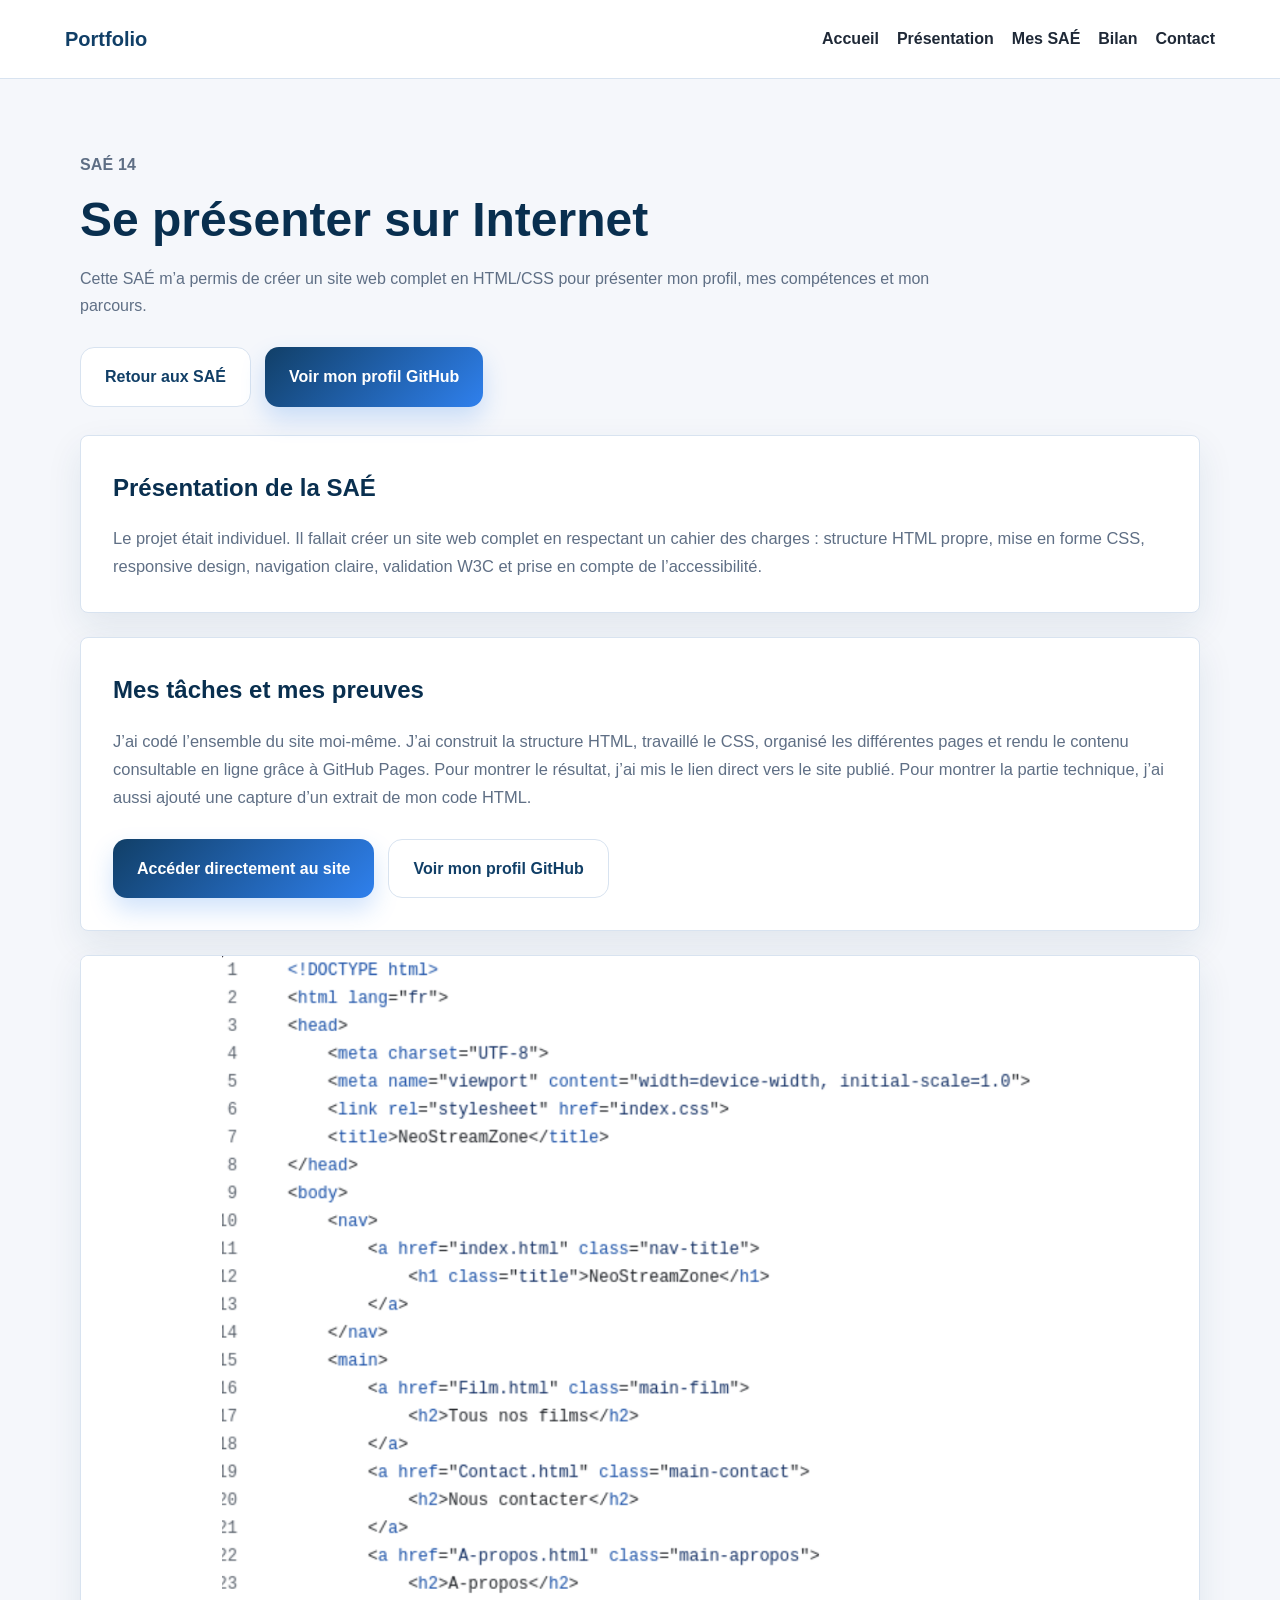
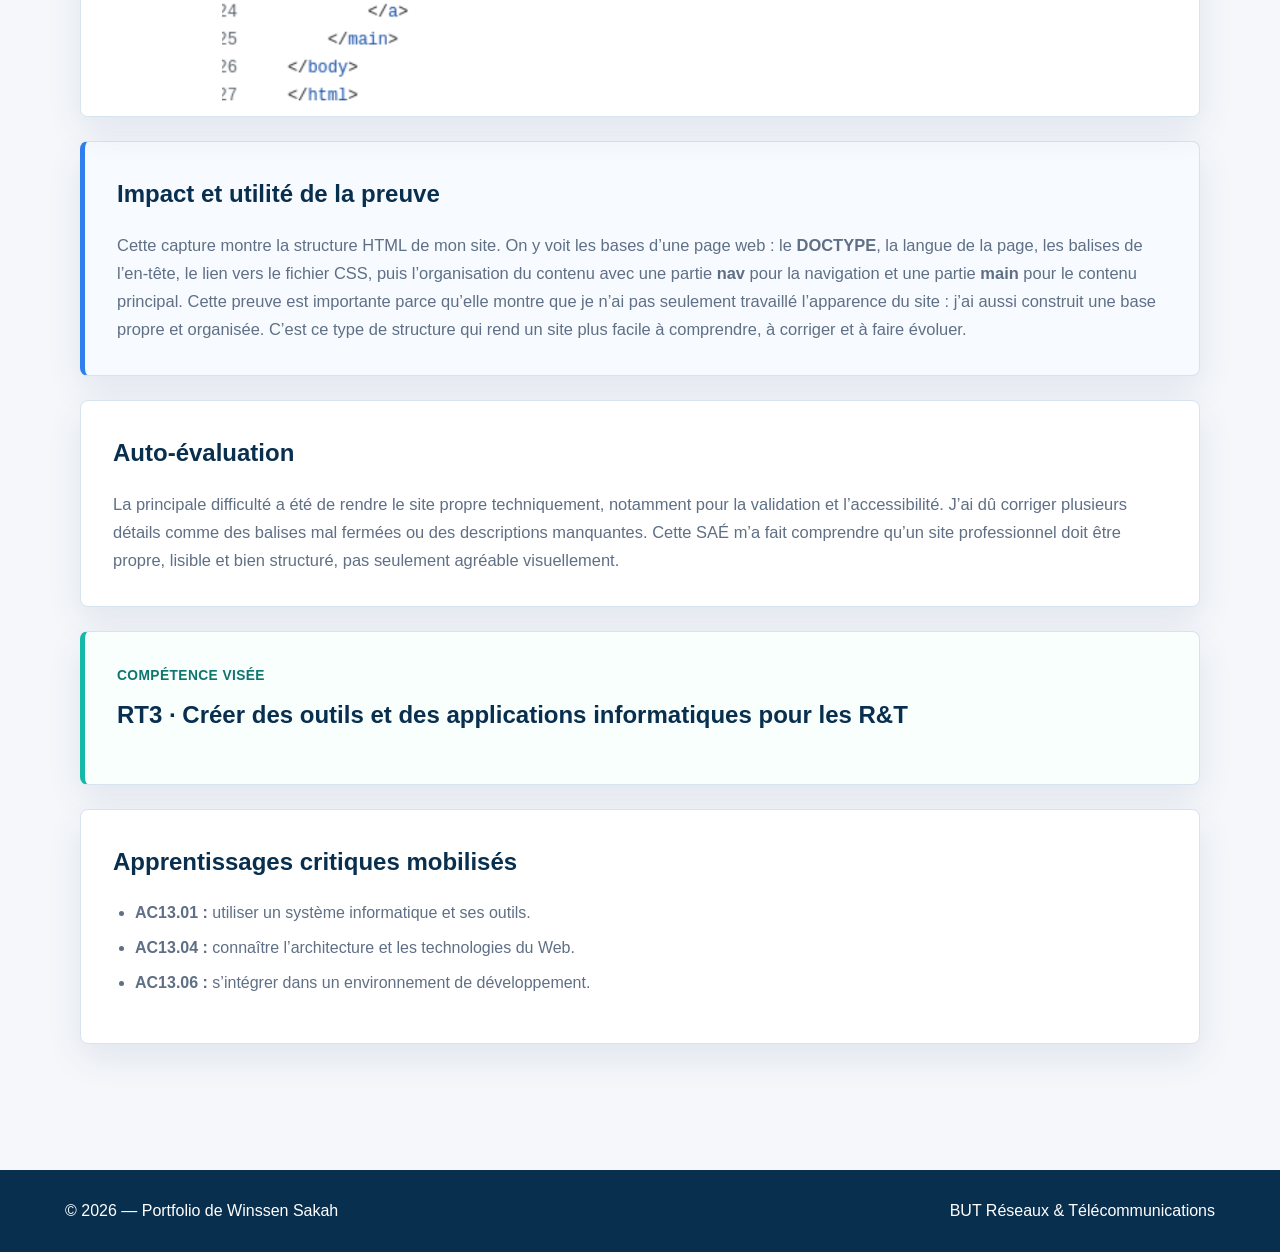
<file: sae14.html>
<!DOCTYPE html>
<html lang="fr">
<head>
  <meta charset="UTF-8">
  <meta name="viewport" content="width=device-width, initial-scale=1.0">
  <meta name="description" content="SAÉ 14 - Se présenter sur Internet">
  <title>SAÉ 14 | Winssen Sakah</title>
  <link rel="stylesheet" href="style.css">
</head>
<body>

<header class="site-header">
  <div class="container nav-wrapper">
    <a href="index.html" class="brand">Portfolio</a>

    <nav class="nav-menu">
      <a href="index.html">Accueil</a>
      <a href="presentation.html">Présentation</a>
      <a href="sae.html">Mes SAÉ</a>
      <a href="bilan.html">Bilan</a>
      <a href="index.html#contact">Contact</a>
    </nav>
  </div>
</header>

<main class="page-main">
  <div class="container sae-page-layout">
    <section class="page-intro narrow">
      <p class="kicker">SAÉ 14</p>
      <h1>Se présenter sur Internet</h1>
      <p>
        Cette SAÉ m’a permis de créer un site web complet en HTML/CSS pour présenter mon profil,
        mes compétences et mon parcours.
      </p>
      <div class="hero-actions">
        <a href="sae.html#sae14" class="btn btn-secondary">Retour aux SAÉ</a>
        <a href="https://github.com/sakahwinssen-ctrl" class="btn btn-primary" target="_blank" rel="noopener">
          Voir mon profil GitHub
        </a>
      </div>
    </section>

    <section class="portfolio-section">
      <h2>Présentation de la SAÉ</h2>
      <p>
        Le projet était individuel. Il fallait créer un site web complet en respectant un cahier des charges :
        structure HTML propre, mise en forme CSS, responsive design, navigation claire, validation W3C
        et prise en compte de l’accessibilité.
      </p>
    </section>

    <section class="portfolio-section">
      <h2>Mes tâches et mes preuves</h2>
      <p>
        J’ai codé l’ensemble du site moi-même. J’ai construit la structure HTML, travaillé le CSS,
        organisé les différentes pages et rendu le contenu consultable en ligne grâce à GitHub Pages.
        Pour montrer le résultat, j’ai mis le lien direct vers le site publié. Pour montrer la partie technique,
        j’ai aussi ajouté une capture d’un extrait de mon code HTML.
      </p>
      <div class="hero-actions">
        <a href="https://sakahwinssen-ctrl.github.io/SAE14/" class="btn btn-primary" target="_blank" rel="noopener">
          Accéder directement au site
        </a>
        <a href="https://github.com/sakahwinssen-ctrl" class="btn btn-secondary" target="_blank" rel="noopener">
          Voir mon profil GitHub
        </a>
      </div>
    </section>
    <section class="proof-gallery sae14-proof-shot">
      <article class="proof-card proof-image-only">
        <img src="assets/preuve-sae14-code-html.png" alt="Capture du code HTML réalisé pour la SAÉ 14">
      </article>
    </section>

<section class="portfolio-proof-note">
      <h2>Impact et utilité de la preuve</h2>
      <p>
        Cette capture montre la structure HTML de mon site. On y voit les bases d’une page web :
        le <strong>DOCTYPE</strong>, la langue de la page, les balises de l’en-tête, le lien vers le fichier CSS,
        puis l’organisation du contenu avec une partie <strong>nav</strong> pour la navigation et une partie
        <strong>main</strong> pour le contenu principal. Cette preuve est importante parce qu’elle montre que je n’ai
        pas seulement travaillé l’apparence du site : j’ai aussi construit une base propre et organisée.
        C’est ce type de structure qui rend un site plus facile à comprendre, à corriger et à faire évoluer.
      </p>
    </section>

    <section class="portfolio-section">
      <h2>Auto-évaluation</h2>
      <p>
        La principale difficulté a été de rendre le site propre techniquement, notamment pour la validation
        et l’accessibilité. J’ai dû corriger plusieurs détails comme des balises mal fermées ou des descriptions
        manquantes. Cette SAÉ m’a fait comprendre qu’un site professionnel doit être propre, lisible et bien structuré,
        pas seulement agréable visuellement.
      </p>
    </section>

    <section class="competency-card">
      <p class="skill-eyebrow">Compétence visée</p>
      <h2>RT3 · Créer des outils et des applications informatiques pour les R&amp;T</h2>
    </section>

    <section class="portfolio-section">
      <h2>Apprentissages critiques mobilisés</h2>
      <ul class="styled-list">
        <li><strong>AC13.01 :</strong> utiliser un système informatique et ses outils.</li>
        <li><strong>AC13.04 :</strong> connaître l’architecture et les technologies du Web.</li>
        <li><strong>AC13.06 :</strong> s’intégrer dans un environnement de développement.</li>
      </ul>
    </section>
  </div>
</main>

<footer class="site-footer">
  <div class="container footer-wrapper">
    <p>© 2026 — Portfolio de Winssen Sakah</p>
    <p>BUT Réseaux &amp; Télécommunications</p>
  </div>
</footer>

</body>
</html>
</file>
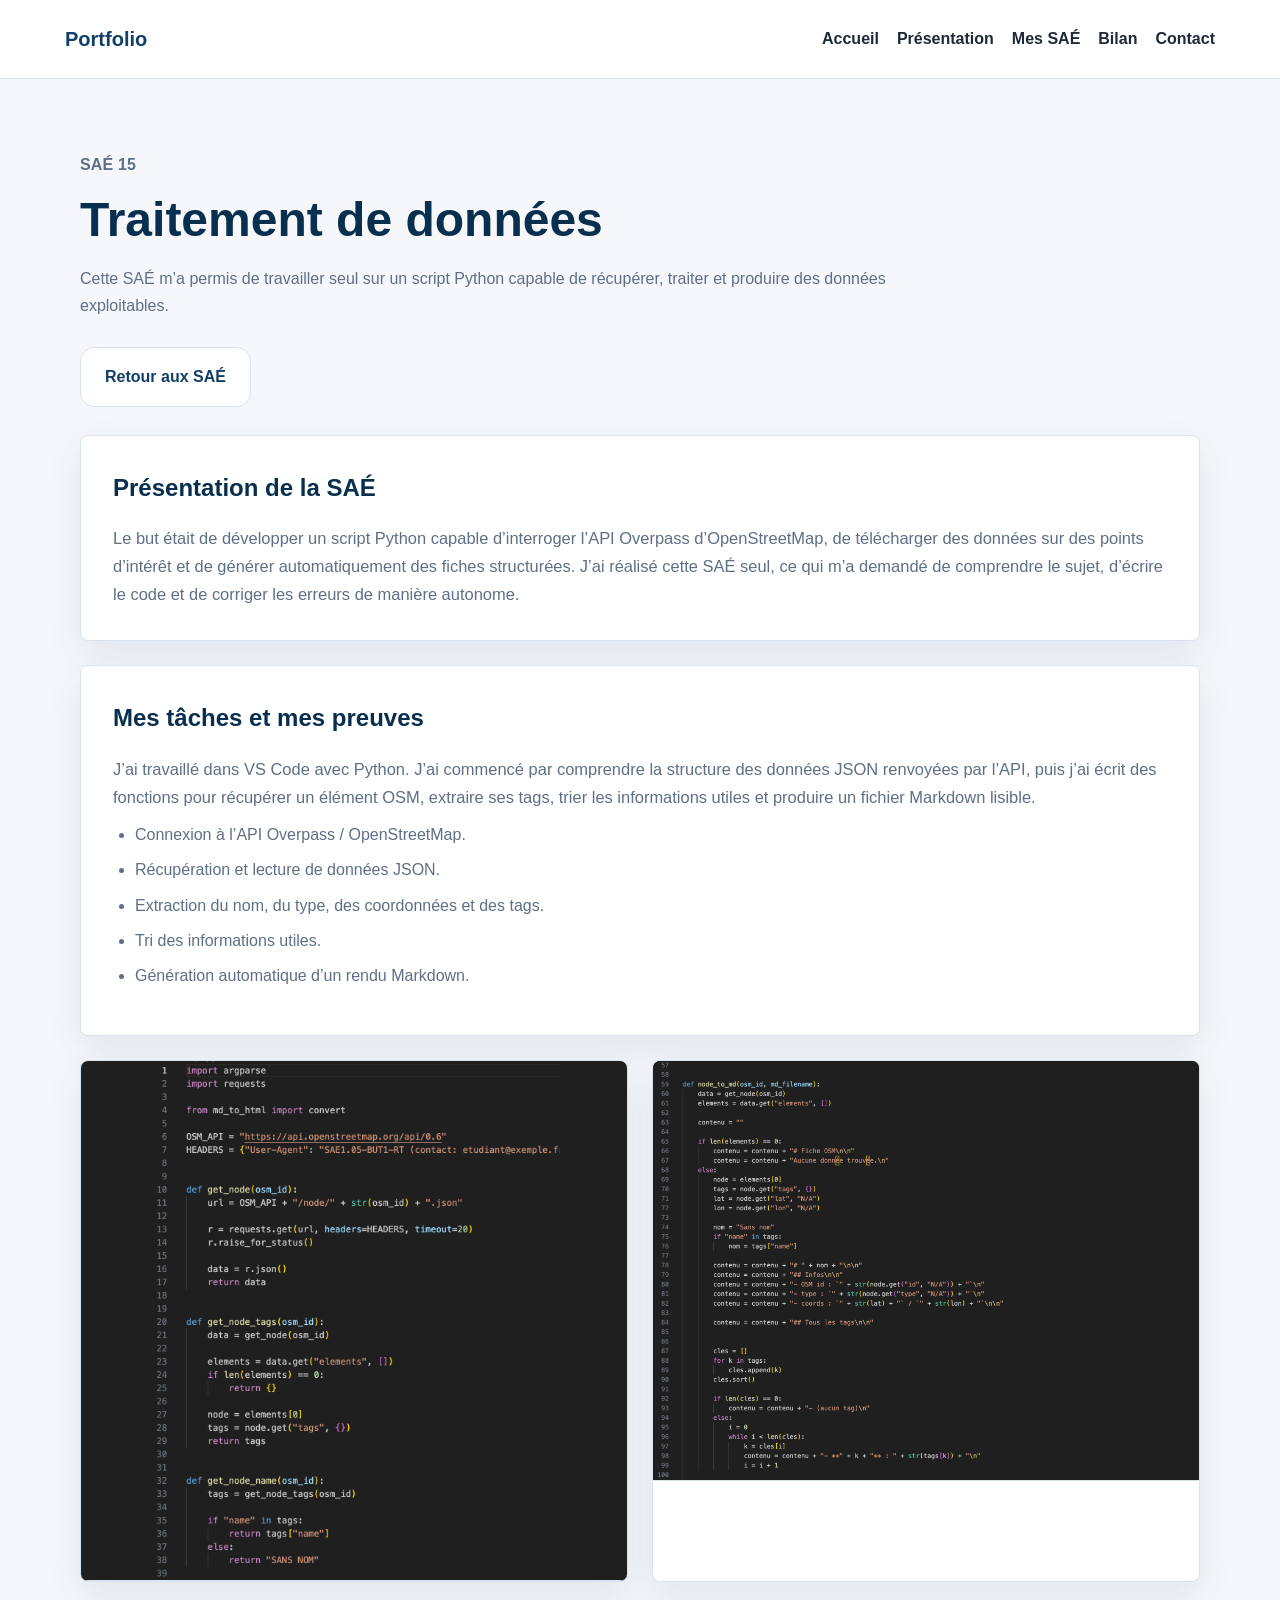
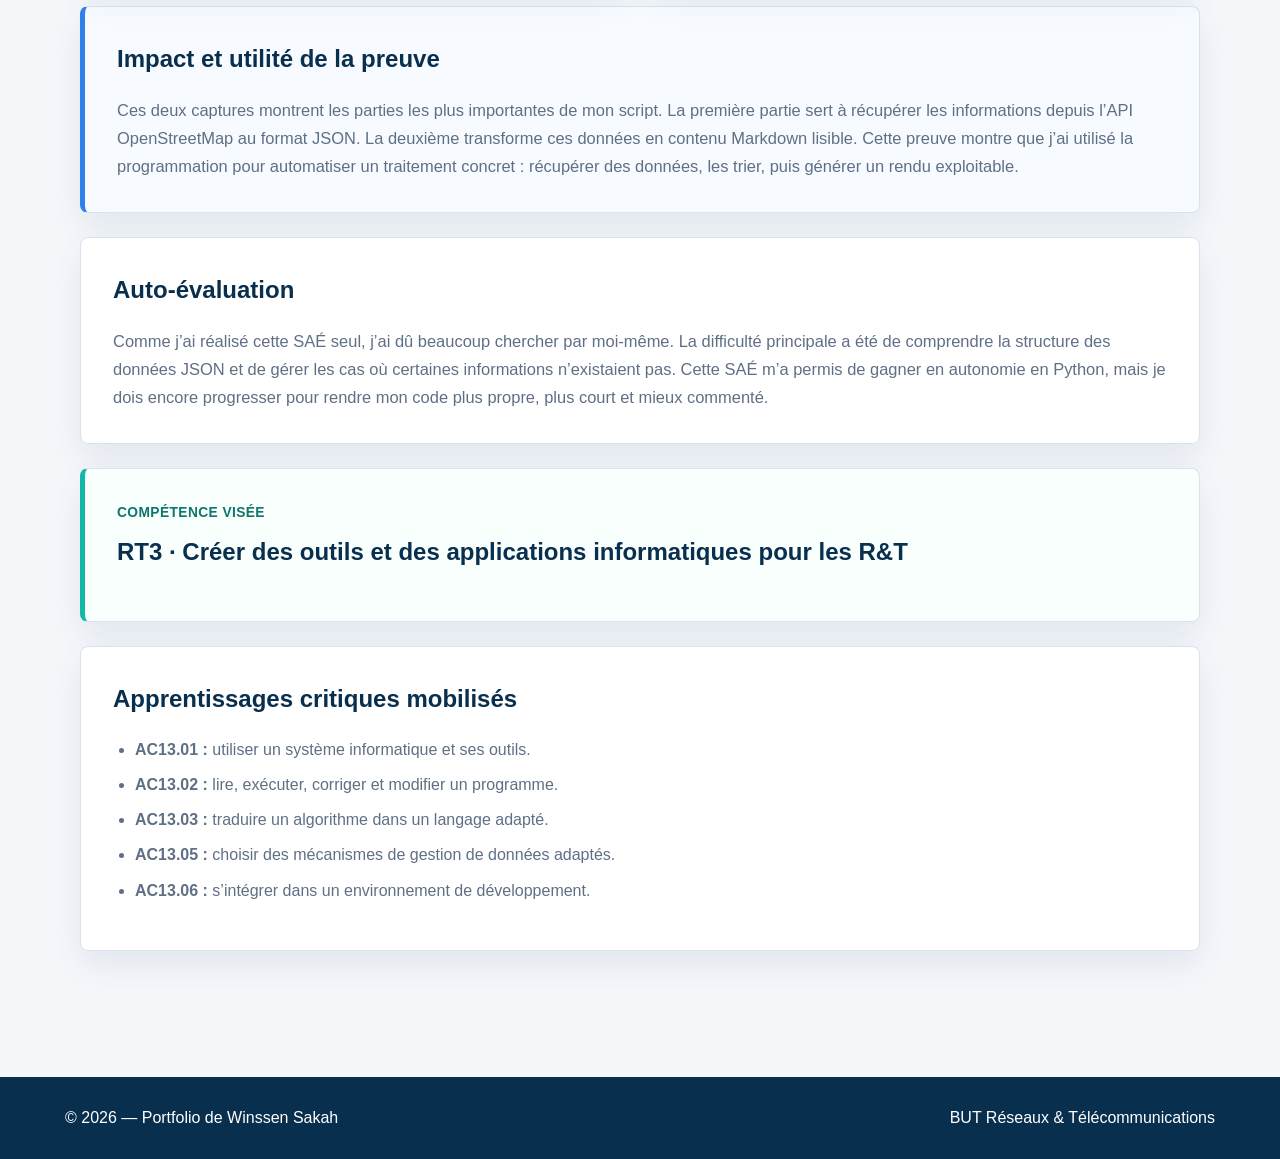
<file: sae15.html>
<!DOCTYPE html>
<html lang="fr">
<head>
  <meta charset="UTF-8">
  <meta name="viewport" content="width=device-width, initial-scale=1.0">
  <meta name="description" content="SAÉ 15 - Traitement de données">
  <title>SAÉ 15 | Winssen Sakah</title>
  <link rel="stylesheet" href="style.css">
</head>
<body>

<header class="site-header">
  <div class="container nav-wrapper">
    <a href="index.html" class="brand">Portfolio</a>

    <nav class="nav-menu">
      <a href="index.html">Accueil</a>
      <a href="presentation.html">Présentation</a>
      <a href="sae.html">Mes SAÉ</a>
      <a href="bilan.html">Bilan</a>
      <a href="index.html#contact">Contact</a>
    </nav>
  </div>
</header>

<main class="page-main">
  <div class="container sae-page-layout">
    <section class="page-intro narrow">
      <p class="kicker">SAÉ 15</p>
      <h1>Traitement de données</h1>
      <p>
        Cette SAÉ m’a permis de travailler seul sur un script Python capable de récupérer,
        traiter et produire des données exploitables.
      </p>
      <div class="hero-actions">
        <a href="sae.html#sae15" class="btn btn-secondary">Retour aux SAÉ</a>
      </div>
    </section>

    <section class="portfolio-section">
      <h2>Présentation de la SAÉ</h2>
      <p>
        Le but était de développer un script Python capable d’interroger l’API Overpass d’OpenStreetMap,
        de télécharger des données sur des points d’intérêt et de générer automatiquement des fiches structurées.
        J’ai réalisé cette SAÉ seul, ce qui m’a demandé de comprendre le sujet, d’écrire le code et de corriger
        les erreurs de manière autonome.
      </p>
    </section>

    <section class="portfolio-section">
      <h2>Mes tâches et mes preuves</h2>
      <p>
        J’ai travaillé dans VS Code avec Python. J’ai commencé par comprendre la structure des données JSON
        renvoyées par l’API, puis j’ai écrit des fonctions pour récupérer un élément OSM, extraire ses tags,
        trier les informations utiles et produire un fichier Markdown lisible.
      </p>
      <ul class="styled-list">
        <li>Connexion à l’API Overpass / OpenStreetMap.</li>
        <li>Récupération et lecture de données JSON.</li>
        <li>Extraction du nom, du type, des coordonnées et des tags.</li>
        <li>Tri des informations utiles.</li>
        <li>Génération automatique d’un rendu Markdown.</li>
      </ul>
    </section>



    <section class="proof-code-grid">
      <article class="proof-card">
        <img src="assets/preuve-sae15-code-api.png" alt="Code Python de récupération des données OpenStreetMap">
      </article>

      <article class="proof-card">
        <img src="assets/preuve-sae15-code-md.png" alt="Code Python de génération du fichier Markdown">
      </article>
    </section>

    

    <section class="portfolio-proof-note">
      <h2>Impact et utilité de la preuve</h2>
      <p>
        Ces deux captures montrent les parties les plus importantes de mon script. La première partie sert à
        récupérer les informations depuis l’API OpenStreetMap au format JSON. La deuxième transforme ces données
        en contenu Markdown lisible. Cette preuve montre que j’ai utilisé la programmation pour automatiser
        un traitement concret : récupérer des données, les trier, puis générer un rendu exploitable.
      </p>
    </section>
<section class="portfolio-section">
      <h2>Auto-évaluation</h2>
      <p>
        Comme j’ai réalisé cette SAÉ seul, j’ai dû beaucoup chercher par moi-même.
        La difficulté principale a été de comprendre la structure des données JSON et de gérer les cas où certaines
        informations n’existaient pas. Cette SAÉ m’a permis de gagner en autonomie en Python, mais je dois encore
        progresser pour rendre mon code plus propre, plus court et mieux commenté.
      </p>
    </section>

    <section class="competency-card">
      <p class="skill-eyebrow">Compétence visée</p>
      <h2>RT3 · Créer des outils et des applications informatiques pour les R&amp;T</h2>
    </section>

    <section class="portfolio-section">
      <h2>Apprentissages critiques mobilisés</h2>
      <ul class="styled-list">
        <li><strong>AC13.01 :</strong> utiliser un système informatique et ses outils.</li>
        <li><strong>AC13.02 :</strong> lire, exécuter, corriger et modifier un programme.</li>
        <li><strong>AC13.03 :</strong> traduire un algorithme dans un langage adapté.</li>
        <li><strong>AC13.05 :</strong> choisir des mécanismes de gestion de données adaptés.</li>
        <li><strong>AC13.06 :</strong> s’intégrer dans un environnement de développement.</li>
      </ul>
    </section>
  </div>
</main>

<footer class="site-footer">
  <div class="container footer-wrapper">
    <p>© 2026 — Portfolio de Winssen Sakah</p>
    <p>BUT Réseaux &amp; Télécommunications</p>
  </div>
</footer>

</body>
</html>
</file>
<file: style.css>
:root {
  --bg: #f5f7fb;
  --surface: #ffffff;
  --surface-soft: #eef4fb;
  --primary: #113f67;
  --primary-strong: #092f4f;
  --accent: #2f80ed;
  --text: #1f2937;
  --muted: #5f6f85;
  --border: #d8e3f0;
  --shadow: 0 14px 36px rgba(17, 63, 103, 0.09);
  --radius: 8px;
  --max-width: 1150px;
}

* {
  margin: 0;
  padding: 0;
  box-sizing: border-box;
}

html { scroll-behavior: smooth; }

body {
  font-family: Arial, Helvetica, sans-serif;
  background: var(--bg);
  color: var(--text);
  line-height: 1.7;
}

.container {
  width: min(var(--max-width), 92%);
  margin: 0 auto;
}

.narrow {
  width: min(880px, 92%);
}

.site-header {
  position: sticky;
  top: 0;
  z-index: 1000;
  background: rgba(255, 255, 255, 0.95);
  backdrop-filter: blur(12px);
  border-bottom: 1px solid var(--border);
}

.nav-wrapper {
  min-height: 78px;
  display: flex;
  justify-content: space-between;
  align-items: center;
  gap: 28px;
}

.brand {
  text-decoration: none;
  color: var(--primary);
  font-size: 1.25rem;
  font-weight: 800;
}

.nav-menu {
  display: flex;
  align-items: center;
  gap: 18px;
  flex-wrap: wrap;
}

.nav-menu > a,
.dropdown-toggle {
  text-decoration: none;
  color: var(--text);
  font-weight: 700;
  transition: 0.2s ease;
}

.nav-menu > a:hover,
.dropdown-toggle:hover,
.dropdown-toggle:focus {
  color: var(--accent);
}

/* Menu déroulant stable */
.dropdown {
  position: relative;
  padding: 28px 0;
}

.dropdown-toggle {
  cursor: pointer;
  background: none;
  border: 0;
  font: inherit;
  padding: 0;
}

.dropdown::after {
  content: "";
  position: absolute;
  top: 64px;
  left: 0;
  width: 240px;
  height: 26px;
}

.dropdown-menu {
  position: absolute;
  top: 68px;
  left: 0;
  min-width: 260px;
  background: var(--surface);
  border: 1px solid var(--border);
  border-radius: 16px;
  box-shadow: 0 18px 40px rgba(17, 63, 103, 0.14);
  padding: 10px;
  opacity: 0;
  visibility: hidden;
  transform: translateY(8px);
  transition: 0.25s ease;
  z-index: 2000;
}

.dropdown:hover .dropdown-menu,
.dropdown:focus-within .dropdown-menu {
  opacity: 1;
  visibility: visible;
  transform: translateY(0);
}

.dropdown-menu a {
  display: block;
  padding: 11px 14px;
  border-radius: 10px;
  text-decoration: none;
  color: var(--text);
  font-weight: 650;
  white-space: nowrap;
}

.dropdown-menu a:hover {
  background: #eef6ff;
  color: var(--primary);
}

.hero {
  padding: 82px 0 64px;
  background:
    radial-gradient(circle at top right, rgba(20, 184, 166, 0.15), transparent 30%),
    linear-gradient(180deg, #f9fbff 0%, #eaf3ff 100%);
}

.hero-grid {
  display: grid;
  grid-template-columns: 1.15fr 0.85fr;
  gap: 48px;
  align-items: center;
}

.hero-copy {
  max-width: 720px;
}

.kicker {
  display: inline-block;
  color: var(--primary);
  font-weight: 800;
  margin-bottom: 15px;
  letter-spacing: 0.01em;
}

.hero h1 {
  color: var(--primary-strong);
  font-size: clamp(2.4rem, 5vw, 4.5rem);
  line-height: 1.05;
  margin-bottom: 22px;
}

.page-intro h1 {
  color: var(--primary-strong);
  font-size: clamp(2rem, 4vw, 3rem);
  line-height: 1.12;
  margin-bottom: 18px;
}

.hero-text,
.page-intro p,
.content-card p,
.feature-card p,
.styled-list li {
  color: var(--muted);
}

.hero-actions {
  display: flex;
  gap: 14px;
  flex-wrap: wrap;
  margin-top: 28px;
}

.btn {
  display: inline-flex;
  align-items: center;
  justify-content: center;
  padding: 15px 24px;
  border-radius: 14px;
  font-weight: 800;
  text-decoration: none;
  transition: 0.2s ease;
  border: 0;
  cursor: pointer;
}

.btn:hover {
  transform: translateY(-2px);
}

.btn-primary {
  background: linear-gradient(135deg, var(--primary), var(--accent));
  color: white;
  box-shadow: 0 12px 25px rgba(47, 128, 237, 0.22);
}

.btn-secondary {
  color: var(--primary);
  background: white;
  border: 1px solid var(--border);
}

.profile-card {
  background: white;
  border: 1px solid var(--border);
  border-radius: var(--radius);
  padding: 14px;
  box-shadow: var(--shadow);
  overflow: hidden;
}

.profile-photo {
  width: 100%;
  aspect-ratio: 3 / 2;
  object-fit: cover;
  object-position: center;
  display: block;
  border-radius: var(--radius);
}

.profile-card figcaption {
  padding: 18px 4px 4px;
}

.profile-name {
  display: block;
  font-weight: 900;
  font-size: 1.35rem;
  color: var(--primary-strong);
}

.profile-role {
  display: block;
  color: var(--muted);
  line-height: 1.45;
}

.section {
  padding: 78px 0;
}

.section-title {
  margin-bottom: 32px;
}

.section-subtitle {
  color: var(--muted);
  font-weight: 700;
  margin-bottom: 6px;
}

.section-title h2 {
  color: var(--primary-strong);
  font-size: clamp(2rem, 4vw, 3rem);
}

.card-grid {
  display: grid;
  grid-template-columns: repeat(auto-fit, minmax(245px, 1fr));
  gap: 22px;
}

.feature-card,
.content-card,
.skill-card,
.contact-form,
.contact-links a {
  background: var(--surface);
  border: 1px solid var(--border);
  border-radius: var(--radius);
  box-shadow: var(--shadow);
}

.feature-card {
  padding: 28px;
  min-height: 140px;
  text-decoration: none;
  transition: 0.22s ease;
}

.feature-card:hover {
  transform: translateY(-5px);
  border-color: #c5d7eb;
  box-shadow: 0 20px 42px rgba(17, 63, 103, 0.12);
}

.feature-card h3,
.content-card h2,
.skill-card h3,
.contact-layout h2 {
  color: var(--primary-strong);
  margin-bottom: 12px;
}

.compact-section {
  padding-bottom: 32px;
}

.skills-grid {
  display: grid;
  grid-template-columns: repeat(3, 1fr);
  gap: 22px;
}

.skill-card {
  padding: 26px;
}

.skill-eyebrow {
  color: #0f766e;
  font-size: 0.86rem;
  font-weight: 900;
  letter-spacing: 0.03em;
  text-transform: uppercase;
  margin-bottom: 8px;
}

.skill-card p {
  color: var(--muted);
}

.compact-tags {
  margin-top: 18px;
}

.page-main {
  padding: 72px 0;
}

.page-intro {
  margin-bottom: 28px;
}

.content-card {
  padding: 30px;
  margin-bottom: 22px;
}

.wide-card {
  width: min(100%, 980px);
}

.tag-list {
  display: flex;
  flex-wrap: wrap;
  gap: 12px;
}

.tag-list span {
  background: #e8f2ff;
  color: var(--primary);
  padding: 10px 14px;
  border-radius: 999px;
  font-weight: 800;
}

.compact-tags span:nth-child(2n) {
  background: #e8faf7;
  color: #0f766e;
}

.contact-section {
  background: #f0f7f6;
  border-top: 1px solid var(--border);
}

.contact-layout {
  display: grid;
  grid-template-columns: 0.9fr 1.1fr;
  gap: 34px;
  align-items: start;
}

.contact-text {
  color: var(--muted);
  margin-bottom: 22px;
}

.contact-links {
  display: grid;
  gap: 12px;
}

.contact-links a {
  display: block;
  padding: 18px;
  text-decoration: none;
  color: var(--text);
  transition: 0.2s ease;
}

.contact-links a:hover {
  transform: translateY(-2px);
  border-color: #b7dcd7;
}

.contact-links strong,
.contact-links span {
  display: block;
}

.contact-links strong {
  color: var(--primary-strong);
}

.contact-links span {
  color: var(--muted);
}

.contact-form {
  padding: 26px;
  display: grid;
  gap: 12px;
}

.contact-form label {
  color: var(--primary-strong);
  font-weight: 800;
}

.contact-form input,
.contact-form textarea {
  width: 100%;
  border: 1px solid var(--border);
  border-radius: var(--radius);
  padding: 13px 14px;
  font: inherit;
  color: var(--text);
  background: #fbfdff;
}

.contact-form textarea {
  resize: vertical;
}

.contact-form input:focus,
.contact-form textarea:focus {
  outline: 3px solid rgba(47, 128, 237, 0.18);
  border-color: var(--accent);
}

.sae-summary {
  display: flex;
  flex-wrap: wrap;
  gap: 12px;
  margin: 24px 0 34px;
}

.sae-summary a {
  background: var(--surface);
  border: 1px solid var(--border);
  border-radius: var(--radius);
  color: var(--primary);
  font-weight: 900;
  padding: 12px 16px;
  text-decoration: none;
  box-shadow: 0 10px 24px rgba(17, 63, 103, 0.07);
}

.sae-summary a:hover {
  border-color: #b7dcd7;
  color: #0f766e;
}

.sae-stack {
  display: grid;
  gap: 24px;
}

.sae-detail {
  background: var(--surface);
  border: 1px solid var(--border);
  border-radius: var(--radius);
  box-shadow: var(--shadow);
  padding: 30px;
  scroll-margin-top: 110px;
}

.sae-essential {
  color: var(--muted);
  font-size: 1.06rem;
  margin-bottom: 16px;
}

.sae-heading {
  border-bottom: 1px solid var(--border);
  margin-bottom: 22px;
  padding-bottom: 16px;
}

.sae-heading h2,
.timeline-section h2,
.cv-hero h2,
.competency-overview h2,
.competency-block h2 {
  color: var(--primary-strong);
}

.sae-columns {
  display: grid;
  grid-template-columns: repeat(2, minmax(0, 1fr));
  gap: 26px;
}

.sae-columns h3,
.timeline-card h3,
.competency-body h3 {
  color: var(--primary-strong);
  margin-bottom: 8px;
}

.sae-columns p,
.sae-result,
.timeline-card p,
.cv-hero p,
.competency-body p {
  color: var(--muted);
}

.sae-result {
  background: #f0f7f6;
  border-left: 4px solid #14b8a6;
  border-radius: var(--radius);
  margin-top: 22px;
  padding: 16px;
}

.sae-result strong,
.sae-result span {
  display: block;
}

.sae-result strong {
  color: var(--primary-strong);
}

.sae-detail-link {
  margin-top: 22px;
}

.sae-more {
  margin-top: 20px;
}

.sae-more summary {
  display: inline-flex;
  align-items: center;
  justify-content: center;
  background: linear-gradient(135deg, var(--primary), var(--accent));
  border-radius: 14px;
  box-shadow: 0 12px 25px rgba(47, 128, 237, 0.18);
  color: white;
  cursor: pointer;
  font-weight: 900;
  list-style: none;
  padding: 13px 18px;
}

.sae-more summary::-webkit-details-marker {
  display: none;
}

.sae-more[open] summary {
  margin-bottom: 22px;
}

.sae-more-content {
  display: grid;
  grid-template-columns: repeat(2, minmax(0, 1fr));
  gap: 22px;
  border-top: 1px solid var(--border);
  padding-top: 22px;
}

.sae-more-content h3 {
  color: var(--primary-strong);
  margin-bottom: 8px;
}

.sae-more-content p {
  color: var(--muted);
}

.cv-hero {
  display: grid;
  grid-template-columns: 1.25fr 0.75fr;
  gap: 24px;
  align-items: stretch;
  margin-bottom: 24px;
}

.cv-hero > div,
.cv-card,
.timeline-card,
.competency-overview article,
.competency-block {
  background: var(--surface);
  border: 1px solid var(--border);
  border-radius: var(--radius);
  box-shadow: var(--shadow);
}

.cv-hero > div,
.cv-card {
  padding: 30px;
}

.cv-card h3 {
  color: var(--primary-strong);
  margin-bottom: 16px;
}

.cv-card dl {
  display: grid;
  gap: 14px;
}

.cv-card dt {
  color: var(--primary);
  font-weight: 900;
}

.cv-card dd {
  color: var(--muted);
}

.cv-download-card {
  width: min(100%, 760px);
  background: var(--surface);
  border: 1px solid var(--border);
  border-radius: var(--radius);
  box-shadow: var(--shadow);
  margin: 34px 0;
  padding: 30px;
}

.cv-download-card h2 {
  color: var(--primary-strong);
  margin-bottom: 12px;
}

.cv-download-card p {
  color: var(--muted);
}

.resume-section {
  display: grid;
  grid-template-columns: 280px minmax(0, 1fr);
  margin: 34px 0;
  background: var(--surface);
  border: 1px solid var(--border);
  border-radius: var(--radius);
  box-shadow: var(--shadow);
  overflow: hidden;
}

.resume-sidebar {
  background: #e5e9ef;
  padding: 28px 22px;
}

.resume-photo {
  width: 150px;
  aspect-ratio: 1;
  object-fit: cover;
  border: 5px solid white;
  display: block;
  margin: 0 auto 24px;
}

.resume-sidebar h2 {
  color: #2b639d;
  font-size: 1.6rem;
  letter-spacing: 0.02em;
  margin-bottom: 24px;
  text-transform: uppercase;
}

.resume-group + .resume-group {
  margin-top: 22px;
}

.resume-group h3 {
  color: #2b639d;
  margin-bottom: 8px;
}

.resume-group p {
  color: #315f91;
  font-size: 0.96rem;
  font-weight: 700;
  line-height: 1.45;
}

.resume-main {
  padding: 0 34px 34px;
}

.resume-banner {
  background: #113f67;
  color: white;
  font-size: clamp(1.1rem, 2vw, 1.35rem);
  font-weight: 900;
  margin: 0 -34px 30px;
  padding: 28px 34px;
  text-align: center;
}

.resume-main section + section {
  margin-top: 28px;
}

.resume-main h3 {
  color: #1f2937;
  font-size: 1.25rem;
  margin-bottom: 16px;
}

.resume-item {
  border-left: 3px solid #2b639d;
  padding-left: 18px;
  position: relative;
}

.resume-item + .resume-item {
  margin-top: 18px;
}

.resume-item::before {
  content: "";
  position: absolute;
  top: 4px;
  left: -7px;
  width: 11px;
  height: 11px;
  background: #113f67;
  border-radius: 50%;
}

.resume-item strong,
.resume-item span,
.resume-item time {
  display: block;
}

.resume-item strong {
  color: #2b639d;
}

.resume-item span,
.resume-item p,
.resume-item li {
  color: #315f91;
}

.resume-item time {
  color: #2b639d;
  font-style: italic;
  font-weight: 900;
  margin: 6px 0;
}

.timeline-section {
  margin: 46px 0 24px;
}

.timeline-arrow {
  position: relative;
  display: grid;
  gap: 22px;
  padding: 8px 0 46px 34px;
}

.timeline-arrow::before {
  content: "";
  position: absolute;
  top: 10px;
  bottom: 26px;
  left: 9px;
  width: 3px;
  background: linear-gradient(180deg, var(--accent), #14b8a6);
  border-radius: 999px;
}

.timeline-arrow::after {
  content: "";
  position: absolute;
  bottom: 16px;
  left: 1px;
  width: 18px;
  height: 18px;
  border-right: 3px solid #14b8a6;
  border-bottom: 3px solid #14b8a6;
  transform: rotate(45deg);
}

.timeline-item {
  position: relative;
  display: grid;
  grid-template-columns: 130px minmax(0, 1fr);
  gap: 18px;
  align-items: start;
}

.timeline-item::before {
  content: "";
  position: absolute;
  top: 8px;
  left: -32px;
  width: 15px;
  height: 15px;
  background: #14b8a6;
  border: 4px solid white;
  border-radius: 50%;
  box-shadow: 0 0 0 1px var(--border);
}

.timeline-date {
  color: var(--primary);
  font-weight: 900;
}

.timeline-card {
  padding: 22px;
}

.timeline-skills {
  font-weight: 800;
  margin-top: 10px;
}

.competency-overview {
  display: grid;
  grid-template-columns: repeat(3, minmax(0, 1fr));
  gap: 22px;
  margin-bottom: 28px;
}

.competency-overview article {
  padding: 24px;
}

.competency-overview h2 {
  margin-bottom: 14px;
}

.competency-list {
  display: grid;
  gap: 24px;
  margin-bottom: 26px;
}

.competency-block {
  padding: 28px;
}

.competency-header {
  display: flex;
  gap: 18px;
  align-items: flex-start;
  border-bottom: 1px solid var(--border);
  padding-bottom: 18px;
  margin-bottom: 20px;
}

.competency-number {
  display: inline-flex;
  align-items: center;
  justify-content: center;
  min-width: 54px;
  height: 54px;
  background: #e8faf7;
  border: 1px solid #b7dcd7;
  border-radius: var(--radius);
  color: #0f766e;
  font-weight: 900;
}

.competency-body {
  display: grid;
  grid-template-columns: repeat(3, minmax(0, 1fr));
  gap: 20px;
}

.competency-status {
  background: #f0f7f6;
  border-left: 4px solid #14b8a6;
  border-radius: var(--radius);
  margin-top: 22px;
  padding: 16px;
}

.competency-status p {
  color: var(--muted);
}

.competency-status p + p {
  margin-top: 8px;
}

.competency-status strong {
  color: var(--primary-strong);
}

.styled-list {
  padding-left: 22px;
}

.styled-list li + li {
  margin-top: 8px;
}

.site-footer {
  background: var(--primary-strong);
  color: white;
  margin-top: 30px;
}

.footer-wrapper {
  min-height: 82px;
  display: flex;
  align-items: center;
  justify-content: space-between;
  gap: 18px;
  flex-wrap: wrap;
}

@media (max-width: 920px) {
  .hero-grid {
    grid-template-columns: 1fr;
  }

  .profile-card {
    max-width: 420px;
  }

  .skills-grid,
  .contact-layout,
  .cv-hero,
  .cv-download-card,
  .resume-section,
  .competency-overview,
  .competency-body,
  .sae-more-content {
    grid-template-columns: 1fr;
  }

  .sae-columns {
    grid-template-columns: 1fr;
  }

  .nav-wrapper {
    flex-direction: column;
    align-items: flex-start;
    padding: 16px 0;
  }

  .dropdown {
    padding: 0;
  }

  .dropdown-menu {
    position: static;
    opacity: 1;
    visibility: visible;
    transform: none;
    margin-top: 10px;
    display: none;
  }

  .dropdown:hover .dropdown-menu,
  .dropdown:focus-within .dropdown-menu {
    display: block;
  }
}

@media (max-width: 640px) {
  .hero {
    padding: 70px 0 55px;
  }

  .content-card,
  .feature-card,
  .skill-card,
  .contact-form {
    padding: 22px;
  }

  .profile-card {
    padding: 10px;
  }

  .sae-detail,
  .cv-hero > div,
  .cv-card,
  .competency-block,
  .competency-overview article {
    padding: 22px;
  }

  .timeline-arrow {
    padding-left: 26px;
  }

  .timeline-item {
    grid-template-columns: 1fr;
    gap: 8px;
  }

  .timeline-item::before {
    left: -29px;
  }

  .resume-main {
    padding: 0 22px 28px;
  }

  .resume-banner {
    margin: 0 -22px 24px;
    padding: 24px 22px;
  }

  .footer-wrapper {
    padding: 18px 0;
  }
}



/* ===== MISE EN PAGE DÉTAILLÉE DES PAGES SAÉ ===== */

.sae-page-layout {
  max-width: 1120px;
}

.portfolio-section,
.portfolio-proof-note,
.competency-card {
  background: var(--surface);
  border: 1px solid var(--border);
  border-radius: var(--radius);
  box-shadow: var(--shadow);
  padding: 32px;
  margin-bottom: 24px;
}

.portfolio-section h2,
.portfolio-proof-note h2,
.competency-card h2 {
  color: var(--primary-strong);
  margin-bottom: 16px;
}

.portfolio-section p,
.portfolio-proof-note p {
  color: var(--muted);
  font-size: 1.03rem;
}

.portfolio-proof-note {
  border-left: 5px solid var(--accent);
  background: #f7fbff;
}

.competency-card {
  border-left: 5px solid #14b8a6;
  background: #f8fffd;
}

.proof-gallery {
  display: grid;
  gap: 24px;
  margin: 24px 0;
}

.proof-gallery-large {
  grid-template-columns: repeat(auto-fit, minmax(320px, 1fr));
}

.proof-card {
  background: var(--surface);
  border: 1px solid var(--border);
  border-radius: var(--radius);
  box-shadow: var(--shadow);
  overflow: hidden;
}

.proof-card img {
  width: 100%;
  max-height: 560px;
  object-fit: contain;
  background: #f7f9fc;
  display: block;
  border-bottom: 1px solid var(--border);
}

.proof-card div {
  padding: 22px;
}

.proof-card h3 {
  color: var(--primary-strong);
  margin-bottom: 10px;
}

.proof-card p {
  color: var(--muted);
}

@media (max-width: 720px) {
  .portfolio-section,
  .portfolio-proof-note,
  .competency-card {
    padding: 22px;
  }

  .proof-gallery-large {
    grid-template-columns: 1fr;
  }
}


/* ===== CORRECTIONS FINALES DEMANDÉES ===== */

.proof-gallery-large {
  grid-template-columns: repeat(auto-fit, minmax(360px, 1fr));
}

.report-viewer {
  display: grid;
  gap: 28px;
  margin-top: 24px;
}

.report-image-card img {
  width: 100%;
  max-height: none;
  object-fit: contain;
  background: white;
}

.proof-code-grid {
  display: grid;
  grid-template-columns: repeat(2, minmax(0, 1fr));
  gap: 24px;
  margin: 24px 0;
}

.proof-code-grid .proof-card img {
  width: 100%;
  max-height: 520px;
  object-fit: contain;
  background: #1f1f1f;
}

.portfolio-proof-note .hero-actions {
  margin-top: 18px;
}

@media (max-width: 900px) {
  .proof-code-grid {
    grid-template-columns: 1fr;
  }
}


/* ===== AJUSTEMENT PREUVE SAÉ 14 ===== */
.proof-card img[alt="Extrait du code HTML réalisé pour la SAÉ 14"] {
  max-height: 620px;
  object-fit: contain;
  background: #ffffff;
}


/* ===== SAÉ 14 - preuve code HTML ===== */
.proof-card img[alt="Extrait du code HTML réalisé pour la SAÉ 14"] {
  width: 100%;
  max-height: 720px;
  object-fit: contain;
  background: #ffffff;
}


/* ===== SAÉ 14 - placement de la preuve avant l'impact ===== */
.proof-gallery + .portfolio-proof-note {
  margin-top: 24px;
}


/* ===== SAÉ 14 - preuve image seule au-dessus de l'impact ===== */
.sae14-proof-shot {
  margin-bottom: 24px;
}

.proof-image-only {
  padding: 0;
  overflow: hidden;
}

.proof-image-only img {
  display: block;
  width: 100%;
  max-height: 760px;
  object-fit: contain;
  background: #ffffff;
  border-bottom: none;
}

.proof-image-only div,
.proof-image-only h3,
.proof-image-only p {
  display: none !important;
}


/* ===== SAÉ 15 - images au-dessus de l'impact ===== */
.proof-code-grid + .portfolio-proof-note {
  margin-top: 24px;
}


/* ===== SAÉ 12 - preuve image seule au-dessus de l'impact ===== */
.sae12-proof-shot {
  margin-bottom: 24px;
}

.sae12-proof-shot .proof-image-only img {
  display: block;
  width: 100%;
  max-height: 760px;
  object-fit: contain;
  background: #ffffff;
  border-bottom: none;
}


/* ===== SAÉ 11 - preuves du diaporama Lot 3 ===== */
.sae11-proof-shot {
  margin-bottom: 24px;
}

.sae11-proof-shot .proof-image-only img {
  width: 100%;
  max-height: 720px;
  object-fit: contain;
  background: #ffffff;
  border-bottom: none;
}

.sae11-proof-grid {
  display: grid;
  grid-template-columns: repeat(3, minmax(0, 1fr));
  gap: 22px;
  margin-bottom: 24px;
}

.sae11-proof-grid .proof-image-only img {
  width: 100%;
  max-height: 360px;
  object-fit: contain;
  background: #ffffff;
  border-bottom: none;
}

@media (max-width: 1000px) {
  .sae11-proof-grid {
    grid-template-columns: 1fr;
  }

  .sae11-proof-grid .proof-image-only img {
    max-height: 560px;
  }
}


/* ===== SAÉ 11 - texte plus aéré ===== */
.portfolio-section .styled-list {
  margin-top: 10px;
  margin-bottom: 14px;
}
</file>
